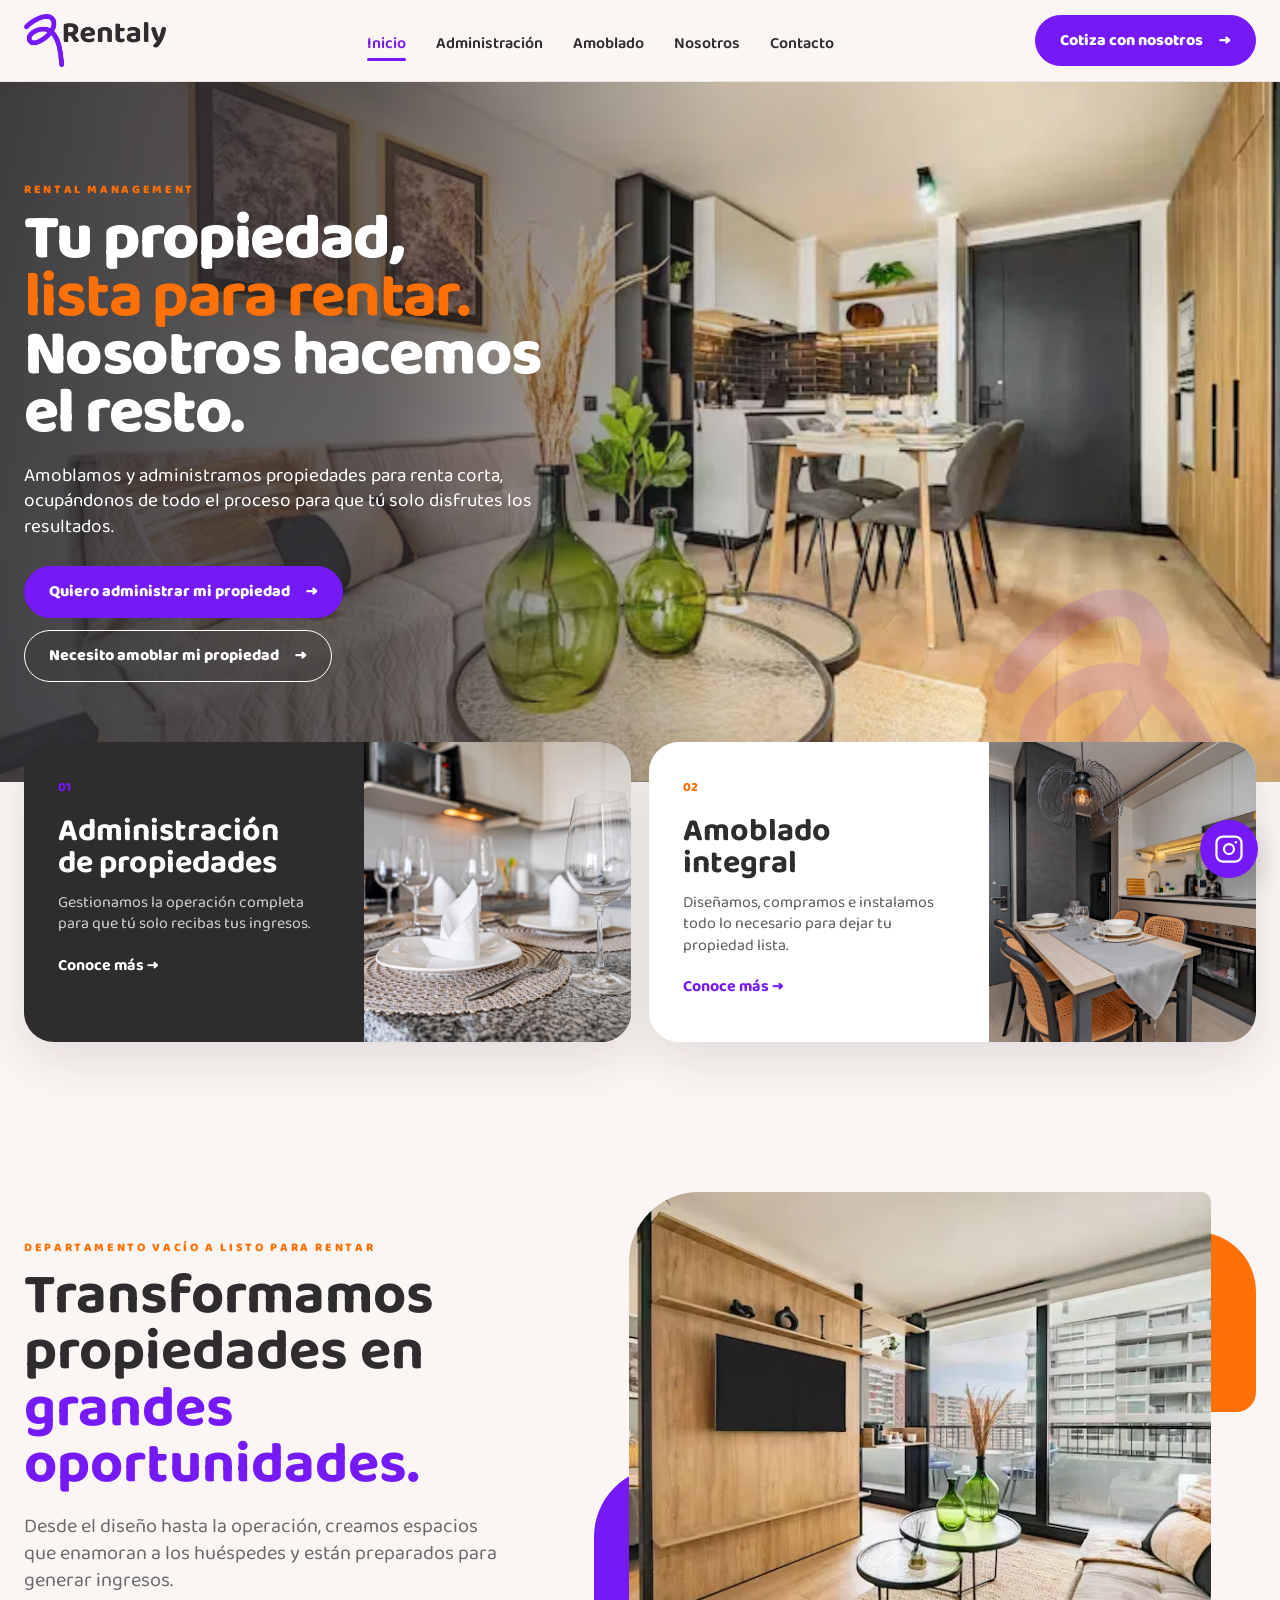
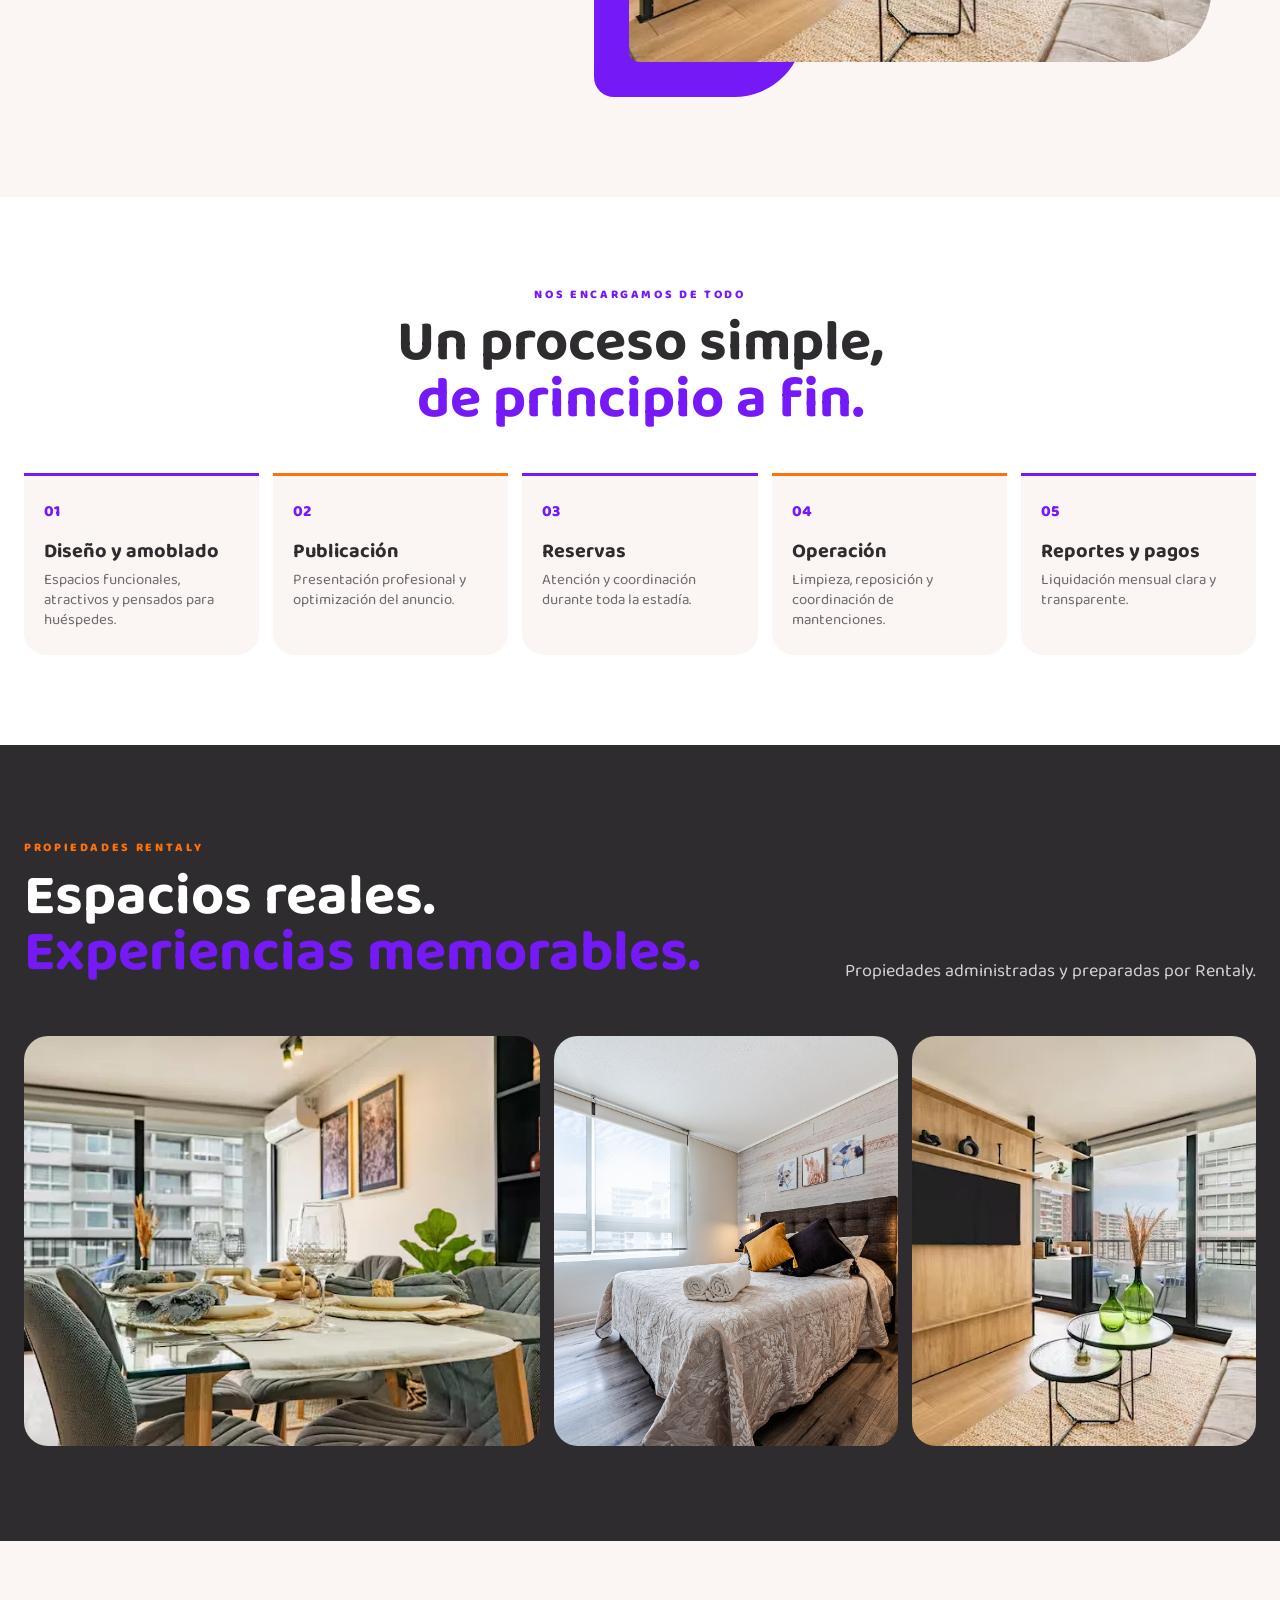
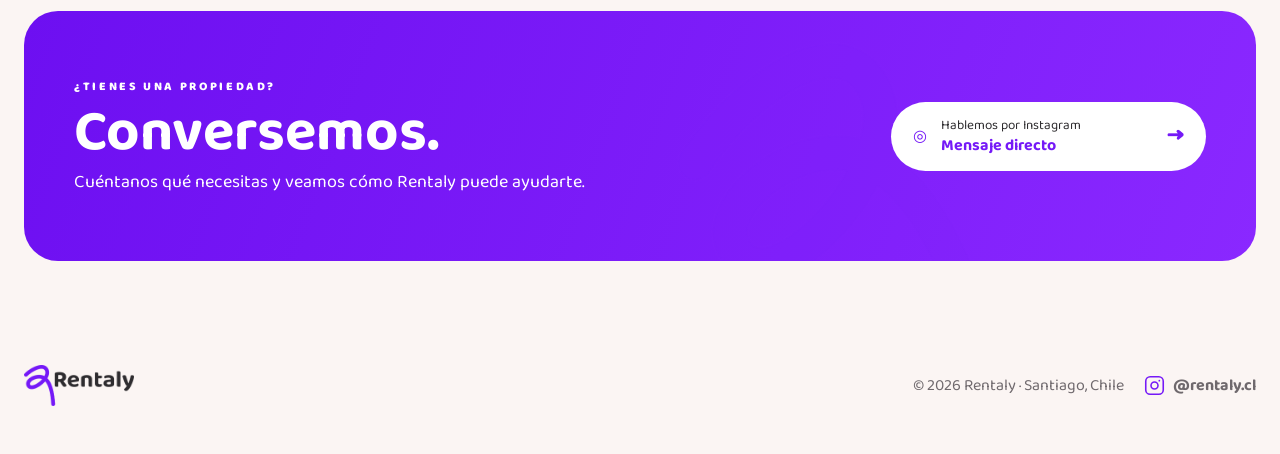
<file: index.html>
<!doctype html><html lang="es"><head><meta charset="utf-8"><meta name="viewport" content="width=device-width,initial-scale=1"><title>Rentaly | Administración y amoblado para renta corta</title><meta name="description" content="Rentaly administra y amuebla propiedades para renta corta en Chile."><link rel="stylesheet" href="styles.css"></head><body>
<header class="header"><div class="shell nav"><a href="index.html" class="logo"><img src="assets/logo-rentaly.png" alt="Rentaly"></a><nav id="menu"><a class="active" href="index.html">Inicio</a><a href="administracion.html">Administración</a><a href="amoblado.html">Amoblado</a><a href="nosotros.html">Nosotros</a><a href="contacto.html">Contacto</a></nav><a class="btn nav-cta" href="https://www.instagram.com/rentaly.cl/" target="_blank" rel="noopener noreferrer">Cotiza con nosotros <span>→</span></a><button class="menu-btn" aria-label="Abrir menú" aria-expanded="false">☰</button></div></header>
<main>
<section class="hero"><img class="hero-photo" src="assets/hero.jpg" alt="Departamento Rentaly"><div class="hero-overlay"></div><div class="shell hero-inner"><div class="hero-copy"><span class="kicker">RENTAL MANAGEMENT</span><h1>Tu propiedad,<br><strong>lista para rentar.</strong><br>Nosotros hacemos<br>el resto.</h1><p>Amoblamos y administramos propiedades para renta corta, ocupándonos de todo el proceso para que tú solo disfrutes los resultados.</p><div class="hero-actions"><a class="btn" href="https://www.instagram.com/rentaly.cl/" target="_blank" rel="noopener noreferrer">Quiero administrar mi propiedad <span>→</span></a><a class="btn ghost" href="https://www.instagram.com/rentaly.cl/" target="_blank" rel="noopener noreferrer">Necesito amoblar mi propiedad <span>→</span></a></div></div></div><div class="hero-mark"><img src="assets/isotipo-rentaly.png" alt=""></div></section>
<section class="services shell"><a class="service dark" href="administracion.html"><div><span class="service-no">01</span><h2>Administración<br>de propiedades</h2><p>Gestionamos la operación completa para que tú solo recibas tus ingresos.</p><b>Conoce más →</b></div><img src="assets/bedroom.jpg" alt="Dormitorio Rentaly"></a><a class="service light" href="amoblado.html"><div><span class="service-no orange">02</span><h2>Amoblado<br>integral</h2><p>Diseñamos, compramos e instalamos todo lo necesario para dejar tu propiedad lista.</p><b>Conoce más →</b></div><img src="assets/kitchen.jpg" alt="Cocina Rentaly"></a></section>
<section class="statement shell"><div class="statement-copy"><span class="kicker orange-text">DEPARTAMENTO VACÍO A LISTO PARA RENTAR</span><h2>Transformamos propiedades en <em>grandes oportunidades.</em></h2><p>Desde el diseño hasta la operación, creamos espacios que enamoran a los huéspedes y están preparados para generar ingresos.</p></div><div class="statement-photo"><span class="shape purple"></span><img src="assets/property-living-tv.jpg" alt="Living de propiedad Rentaly"><span class="shape orange"></span></div></section>
<section class="process"><div class="shell"><div class="process-head"><span class="kicker">NOS ENCARGAMOS DE TODO</span><h2>Un proceso simple,<br><em>de principio a fin.</em></h2></div><div class="steps"><article><span>01</span><h3>Diseño y amoblado</h3><p>Espacios funcionales, atractivos y pensados para huéspedes.</p></article><article><span>02</span><h3>Publicación</h3><p>Presentación profesional y optimización del anuncio.</p></article><article><span>03</span><h3>Reservas</h3><p>Atención y coordinación durante toda la estadía.</p></article><article><span>04</span><h3>Operación</h3><p>Limpieza, reposición y coordinación de mantenciones.</p></article><article><span>05</span><h3>Reportes y pagos</h3><p>Liquidación mensual clara y transparente.</p></article></div></div></section>
<section class="gallery-section"><div class="shell"><div class="gallery-head"><div><span class="kicker orange-text">PROPIEDADES RENTALY</span><h2>Espacios reales.<br><em>Experiencias memorables.</em></h2></div><p>Propiedades administradas y preparadas por Rentaly.</p></div><div class="gallery"><img class="g1" src="assets/property-dining.jpg" alt="Comedor de propiedad Rentaly"><img class="g2" src="assets/bedroom-2.jpg" alt="Dormitorio Rentaly"><img class="g3" src="assets/property-living-tv.jpg" alt="Living de propiedad Rentaly"></div></div></section>
<section class="cta shell"><div><span class="kicker">¿TIENES UNA PROPIEDAD?</span><h2>Conversemos.</h2><p>Cuéntanos qué necesitas y veamos cómo Rentaly puede ayudarte.</p></div><a class="cta-contact" href="https://www.instagram.com/rentaly.cl/" target="_blank" rel="noopener noreferrer"><span class="ig-inline-icon">◎</span><span><small>Hablemos por Instagram</small><strong>Mensaje directo</strong></span><b>→</b></a><img class="cta-mark" src="assets/isotipo-rentaly.png" alt=""></section>
</main><footer><div class="shell footer"><img src="assets/logo-rentaly.png" alt="Rentaly"><div class="footer-meta"><span>© 2026 Rentaly · Santiago, Chile</span><a class="instagram-footer" href="https://www.instagram.com/rentaly.cl/" target="_blank" rel="noopener noreferrer" aria-label="Visitar Instagram de Rentaly"><svg aria-hidden="true" viewBox="0 0 24 24" fill="none" stroke="currentColor" stroke-width="1.8" stroke-linecap="round" stroke-linejoin="round"><rect x="2" y="2" width="20" height="20" rx="5"/><circle cx="12" cy="12" r="4"/><circle cx="17.5" cy="6.5" r="1" fill="currentColor" stroke="none"/></svg><span>@rentaly.cl</span></a></div></div></footer><a class="floating-ig" href="https://www.instagram.com/rentaly.cl/" aria-label="Escribir a Rentaly por Instagram"><svg aria-hidden="true" viewBox="0 0 24 24" fill="none" stroke="currentColor" stroke-width="1.8" stroke-linecap="round" stroke-linejoin="round"><rect x="2" y="2" width="20" height="20" rx="5"/><circle cx="12" cy="12" r="4"/><circle cx="17.5" cy="6.5" r="1" fill="currentColor" stroke="none"/></svg></a><script src="script.js"></script></body></html>
</file>
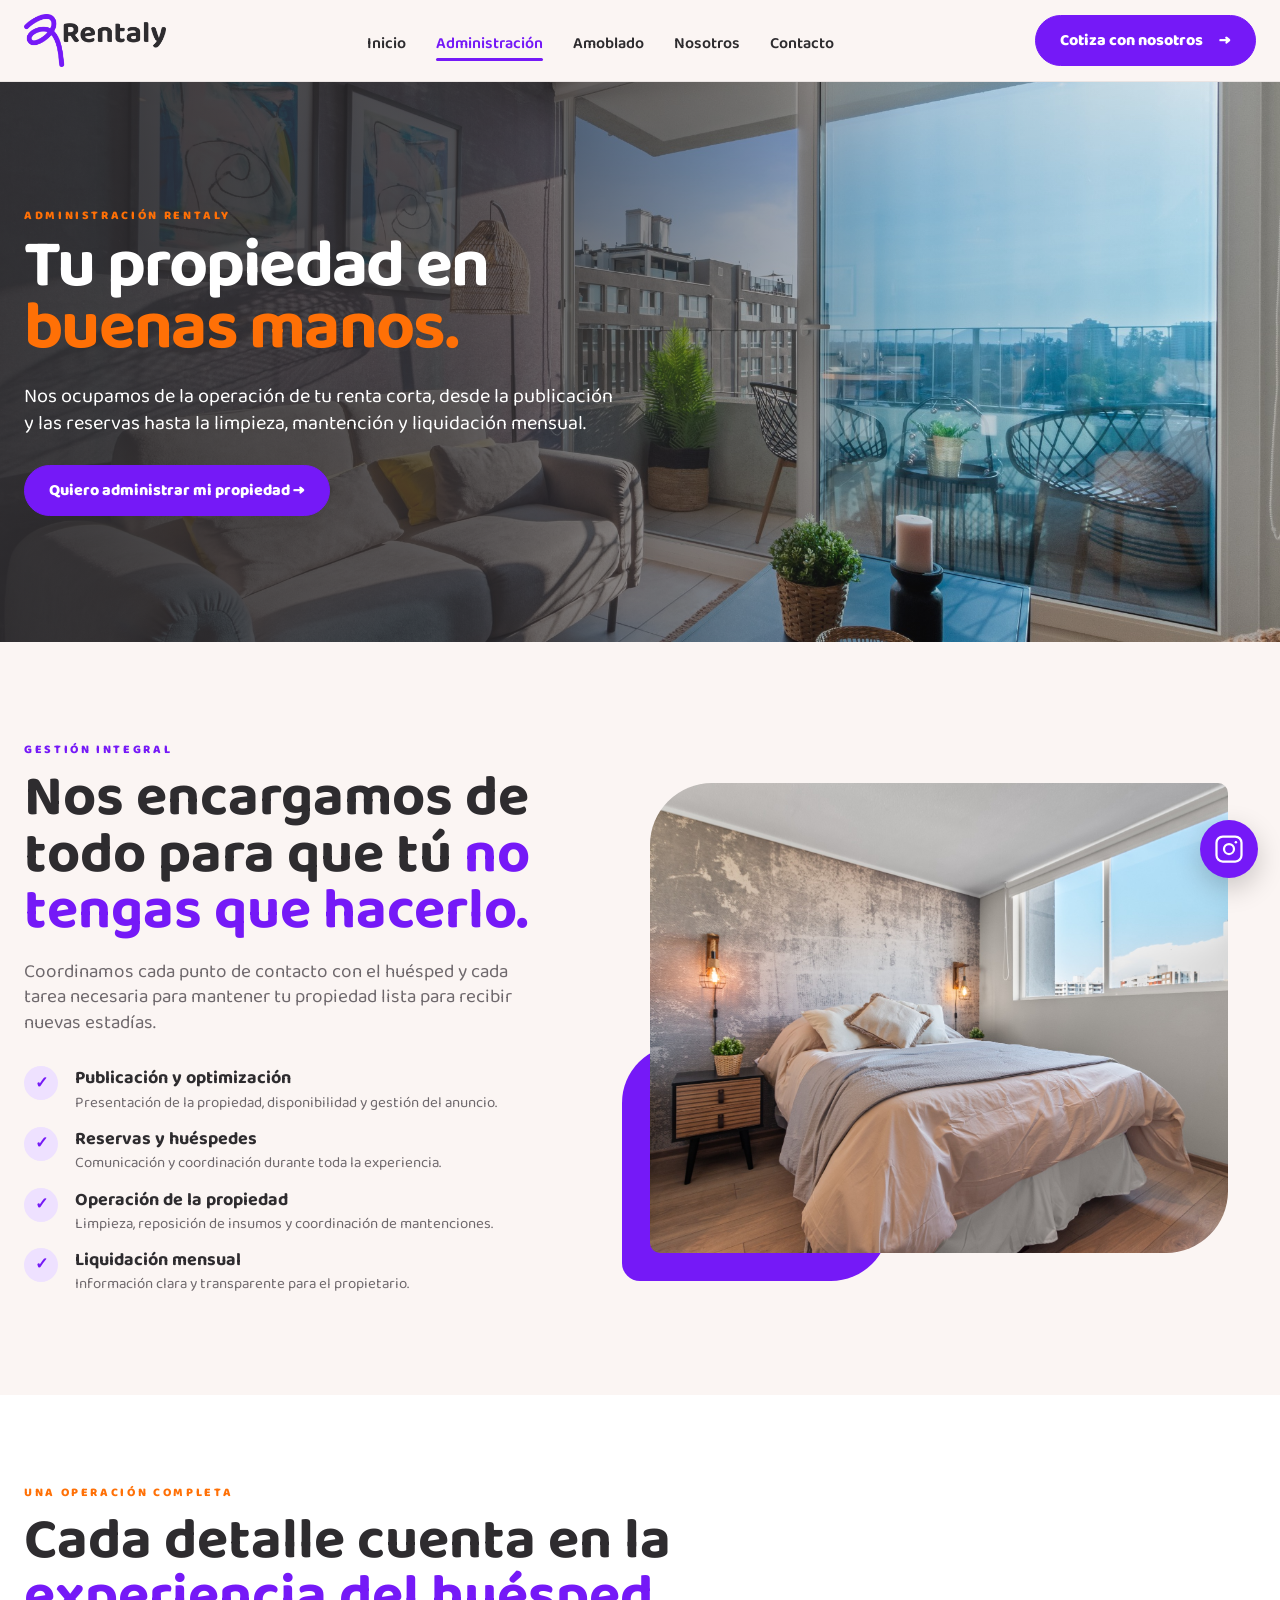
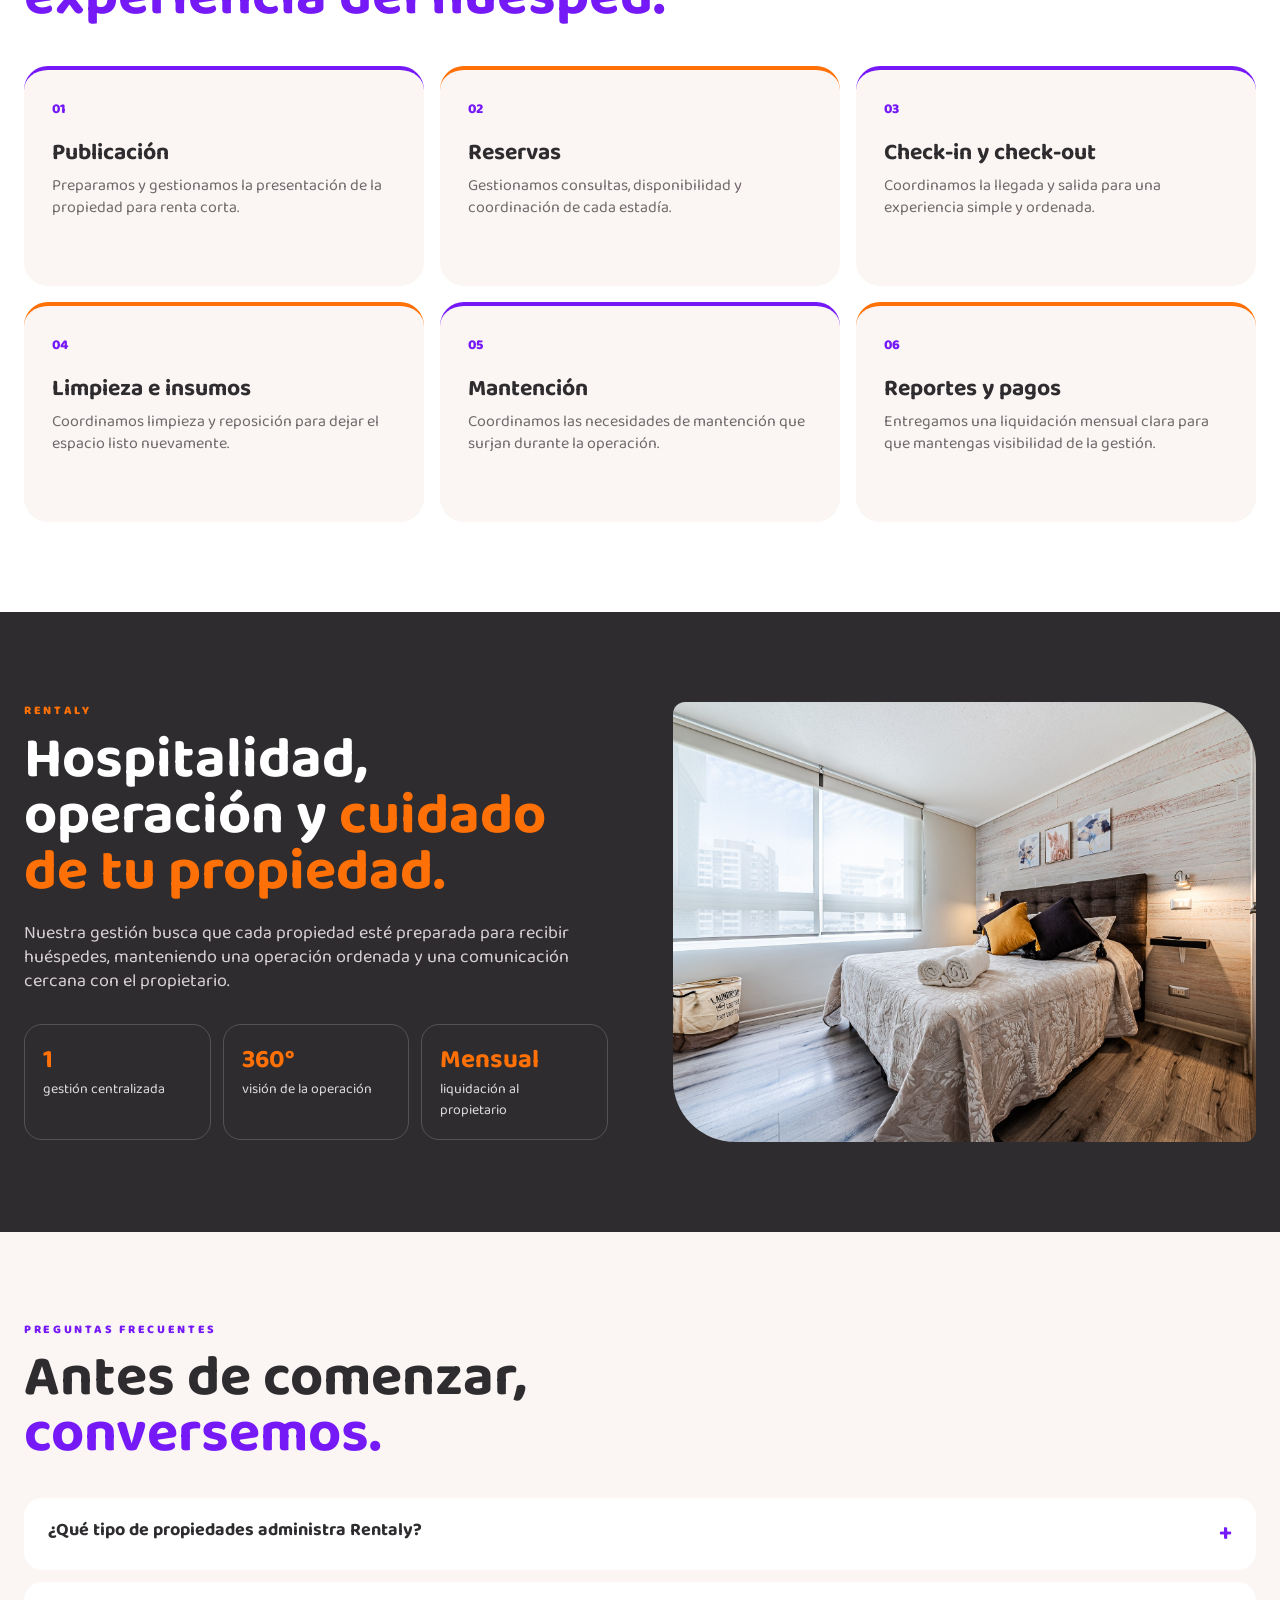
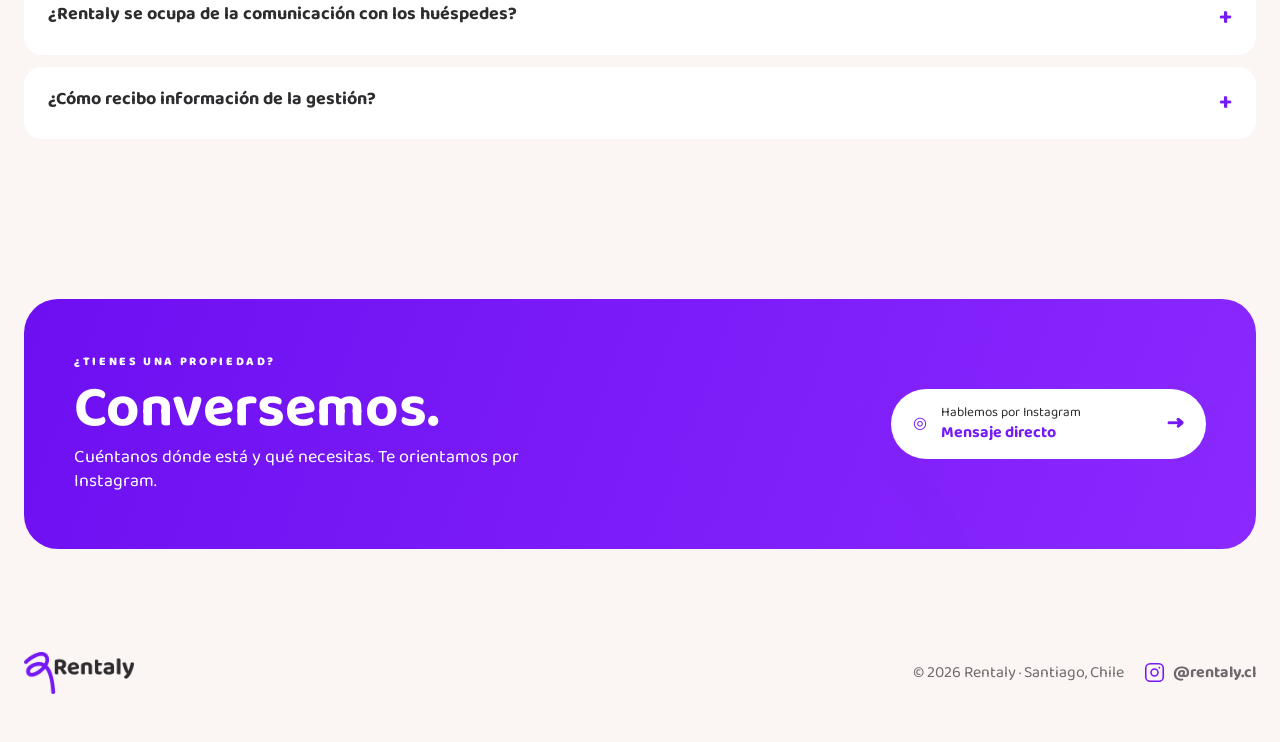
<file: administracion.html>
<!doctype html><html lang="es"><head><meta charset="utf-8"><meta name="viewport" content="width=device-width,initial-scale=1"><title>Administración | Rentaly</title><meta name="description" content="Administración integral de propiedades para renta corta con Rentaly."><link rel="stylesheet" href="styles.css"></head><body>
<header class="header"><div class="shell nav"><a href="index.html" class="logo"><img src="assets/logo-rentaly.png" alt="Rentaly"></a><nav id="menu"><a href="index.html">Inicio</a><a class="active" href="administracion.html">Administración</a><a href="amoblado.html">Amoblado</a><a href="nosotros.html">Nosotros</a><a href="contacto.html">Contacto</a></nav><a class="btn nav-cta" href="https://www.instagram.com/rentaly.cl/" target="_blank" rel="noopener noreferrer">Cotiza con nosotros <span>→</span></a><button class="menu-btn" aria-label="Abrir menú" aria-expanded="false">☰</button></div></header>
<main><section class="page-hero"><img class="page-hero-photo" src="assets/living-terrace.jpg" alt="Propiedad administrada por Rentaly"><div class="page-hero-overlay"></div><div class="shell page-hero-inner"><div class="page-hero-copy"><span class="kicker orange-text">ADMINISTRACIÓN RENTALY</span><h1>Tu propiedad en <em>buenas manos.</em></h1><p>Nos ocupamos de la operación de tu renta corta, desde la publicación y las reservas hasta la limpieza, mantención y liquidación mensual.</p><a class="btn" href="https://www.instagram.com/rentaly.cl/" target="_blank" rel="noopener noreferrer">Quiero administrar mi propiedad →</a></div></div></section>
<section class="intro shell"><div class="intro-copy"><span class="kicker">GESTIÓN INTEGRAL</span><h2>Nos encargamos de todo para que tú <em>no tengas que hacerlo.</em></h2><p>Coordinamos cada punto de contacto con el huésped y cada tarea necesaria para mantener tu propiedad lista para recibir nuevas estadías.</p><div class="check-list"><div class="check"><span>✓</span><div><b>Publicación y optimización</b><small>Presentación de la propiedad, disponibilidad y gestión del anuncio.</small></div></div><div class="check"><span>✓</span><div><b>Reservas y huéspedes</b><small>Comunicación y coordinación durante toda la experiencia.</small></div></div><div class="check"><span>✓</span><div><b>Operación de la propiedad</b><small>Limpieza, reposición de insumos y coordinación de mantenciones.</small></div></div><div class="check"><span>✓</span><div><b>Liquidación mensual</b><small>Información clara y transparente para el propietario.</small></div></div></div></div><div class="editorial-photo"><img src="assets/kitchen-wide.jpg" alt="Cocina de propiedad Rentaly"></div></section>
<section class="content-band"><div class="shell"><div class="content-head"><span class="kicker orange-text">UNA OPERACIÓN COMPLETA</span><h2>Cada detalle cuenta en la <em>experiencia del huésped.</em></h2></div><div class="feature-grid"><article class="feature-card"><span class="n">01</span><h3>Publicación</h3><p>Preparamos y gestionamos la presentación de la propiedad para renta corta.</p></article><article class="feature-card"><span class="n">02</span><h3>Reservas</h3><p>Gestionamos consultas, disponibilidad y coordinación de cada estadía.</p></article><article class="feature-card"><span class="n">03</span><h3>Check-in y check-out</h3><p>Coordinamos la llegada y salida para una experiencia simple y ordenada.</p></article><article class="feature-card"><span class="n">04</span><h3>Limpieza e insumos</h3><p>Coordinamos limpieza y reposición para dejar el espacio listo nuevamente.</p></article><article class="feature-card"><span class="n">05</span><h3>Mantención</h3><p>Coordinamos las necesidades de mantención que surjan durante la operación.</p></article><article class="feature-card"><span class="n">06</span><h3>Reportes y pagos</h3><p>Entregamos una liquidación mensual clara para que mantengas visibilidad de la gestión.</p></article></div></div></section>
<section class="split-dark"><div class="shell split-dark-grid"><div><span class="kicker orange-text">RENTALY</span><h2>Hospitalidad, operación y <em>cuidado de tu propiedad.</em></h2><p>Nuestra gestión busca que cada propiedad esté preparada para recibir huéspedes, manteniendo una operación ordenada y una comunicación cercana con el propietario.</p><div class="stats"><div class="stat"><strong>1</strong><span>gestión centralizada</span></div><div class="stat"><strong>360°</strong><span>visión de la operación</span></div><div class="stat"><strong>Mensual</strong><span>liquidación al propietario</span></div></div></div><img src="assets/bedroom-2.jpg" alt="Dormitorio Rentaly"></div></section>
<section class="faq-section shell"><div class="faq-head"><span class="kicker">PREGUNTAS FRECUENTES</span><h2>Antes de comenzar, <em>conversemos.</em></h2></div><div class="faq"><details><summary>¿Qué tipo de propiedades administra Rentaly?</summary><p>Evaluamos cada propiedad y sus características para entender si calza con nuestro servicio de renta corta.</p></details><details><summary>¿Rentaly se ocupa de la comunicación con los huéspedes?</summary><p>Sí. La gestión contempla la coordinación y comunicación asociada a las reservas y estadías.</p></details><details><summary>¿Cómo recibo información de la gestión?</summary><p>La operación considera una liquidación mensual con información para el propietario.</p></details></div></section>
<section class="cta shell"><div><span class="kicker">¿TIENES UNA PROPIEDAD?</span><h2>Conversemos.</h2><p>Cuéntanos dónde está y qué necesitas. Te orientamos por Instagram.</p></div><a class="cta-contact" href="https://www.instagram.com/rentaly.cl/" target="_blank" rel="noopener noreferrer"><span class="ig-inline-icon">◎</span><span><small>Hablemos por Instagram</small><strong>Mensaje directo</strong></span><b>→</b></a><img class="cta-mark" src="assets/isotipo-rentaly.png" alt=""></section></main>
<footer><div class="shell footer"><img src="assets/logo-rentaly.png" alt="Rentaly"><div class="footer-meta"><span>© 2026 Rentaly · Santiago, Chile</span><a class="instagram-footer" href="https://www.instagram.com/rentaly.cl/" target="_blank" rel="noopener noreferrer" aria-label="Visitar Instagram de Rentaly"><svg aria-hidden="true" viewBox="0 0 24 24" fill="none" stroke="currentColor" stroke-width="1.8" stroke-linecap="round" stroke-linejoin="round"><rect x="2" y="2" width="20" height="20" rx="5"/><circle cx="12" cy="12" r="4"/><circle cx="17.5" cy="6.5" r="1" fill="currentColor" stroke="none"/></svg><span>@rentaly.cl</span></a></div></div></footer><a class="floating-ig" href="https://www.instagram.com/rentaly.cl/" aria-label="Escribir a Rentaly por Instagram"><svg aria-hidden="true" viewBox="0 0 24 24" fill="none" stroke="currentColor" stroke-width="1.8" stroke-linecap="round" stroke-linejoin="round"><rect x="2" y="2" width="20" height="20" rx="5"/><circle cx="12" cy="12" r="4"/><circle cx="17.5" cy="6.5" r="1" fill="currentColor" stroke="none"/></svg></a><script src="script.js"></script></body></html>
</file>
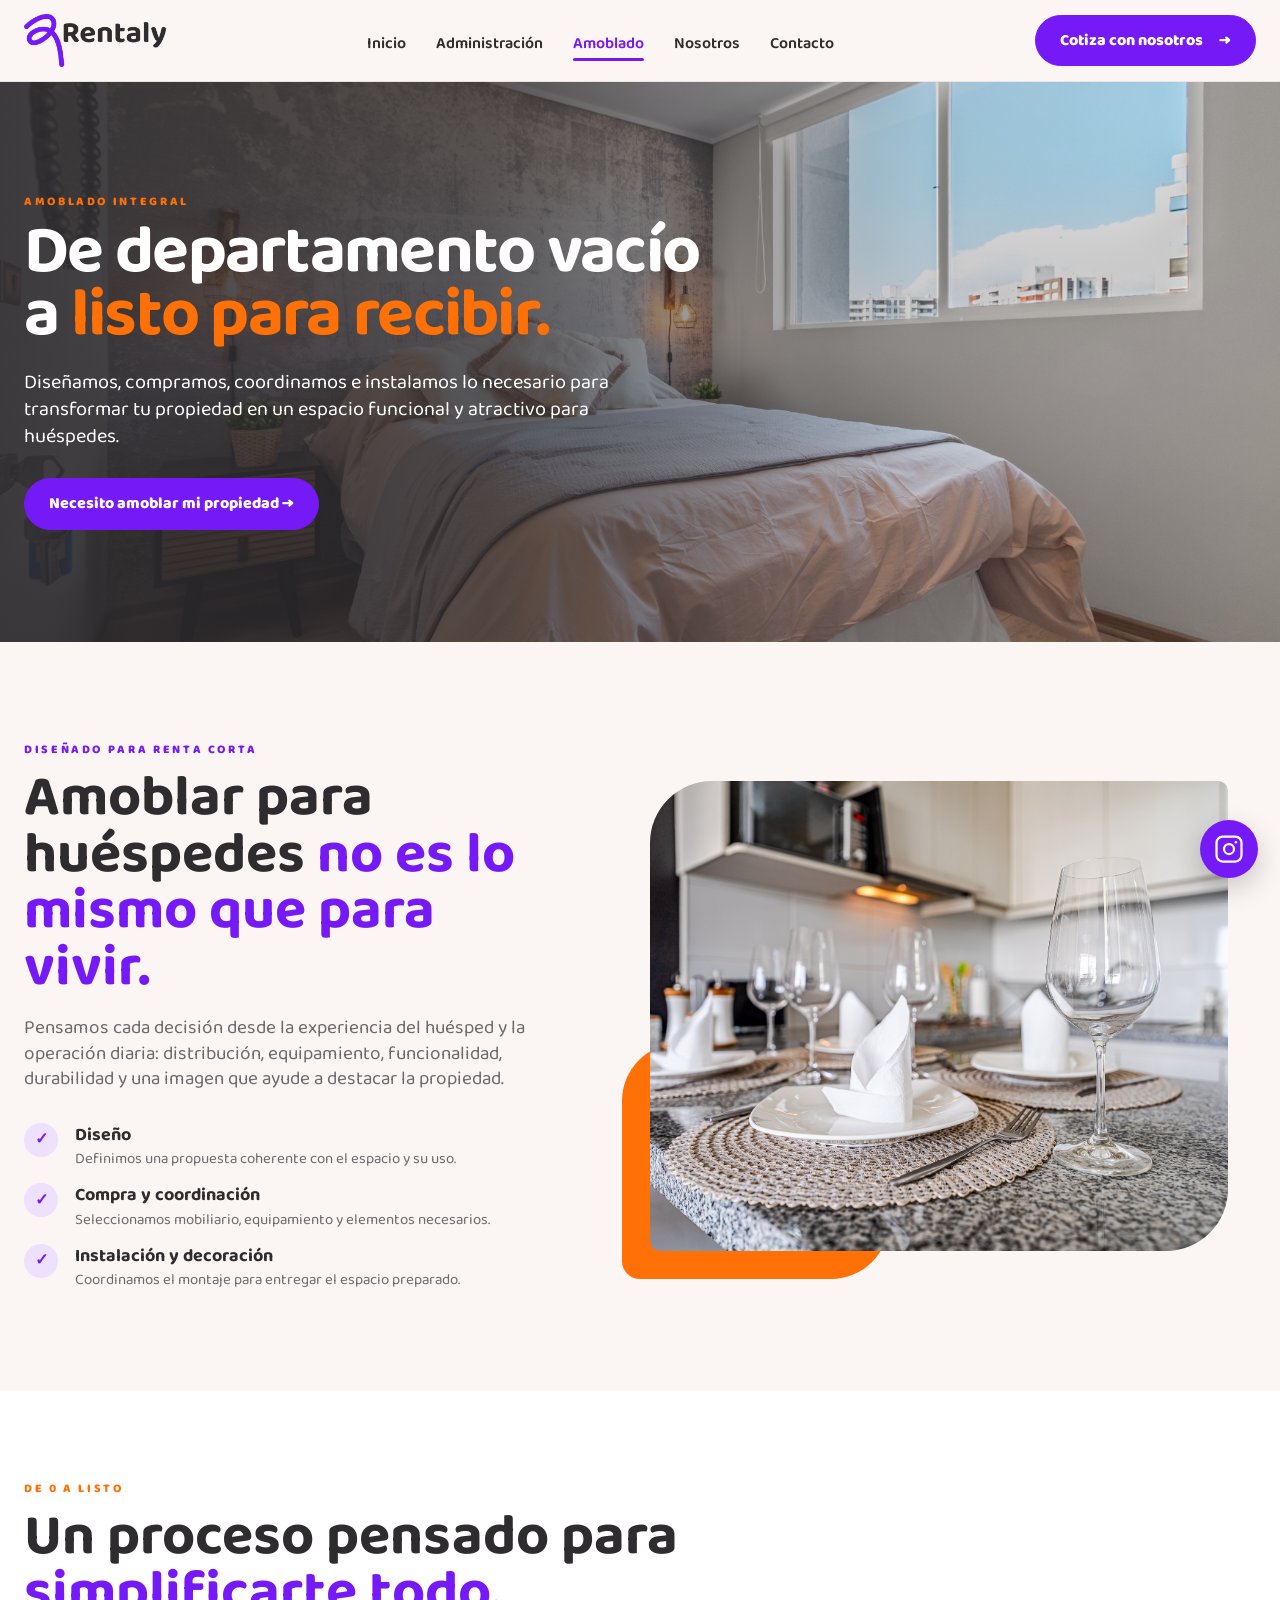
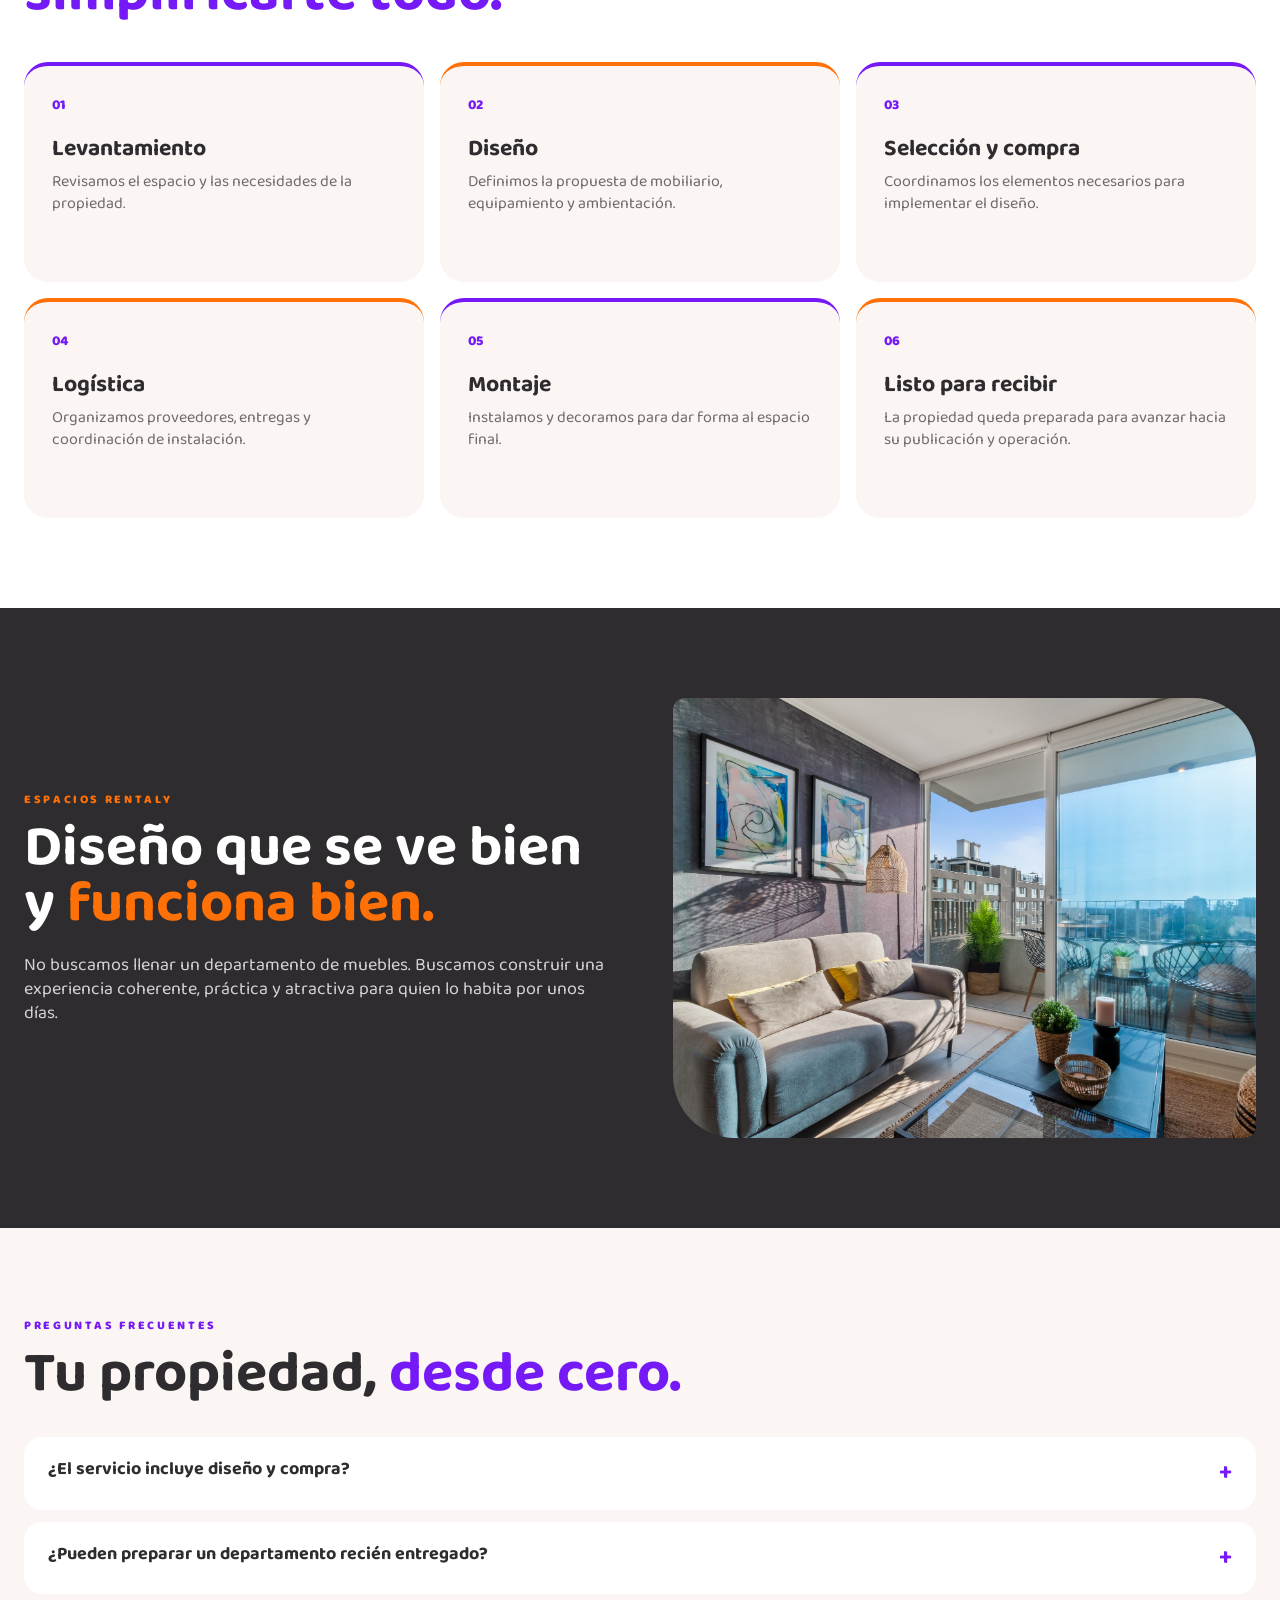
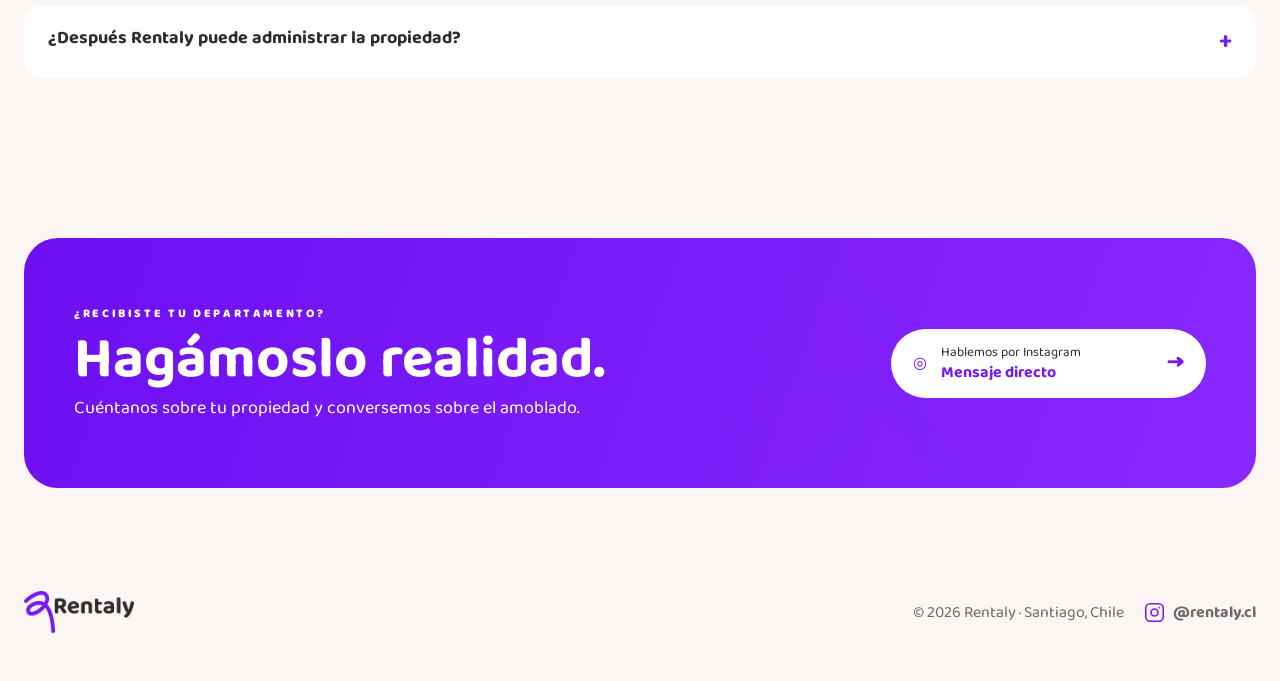
<file: amoblado.html>
<!doctype html><html lang="es"><head><meta charset="utf-8"><meta name="viewport" content="width=device-width,initial-scale=1"><title>Amoblado integral | Rentaly</title><meta name="description" content="Amoblado integral de propiedades para renta corta con Rentaly."><link rel="stylesheet" href="styles.css"></head><body>
<header class="header"><div class="shell nav"><a href="index.html" class="logo"><img src="assets/logo-rentaly.png" alt="Rentaly"></a><nav id="menu"><a href="index.html">Inicio</a><a href="administracion.html">Administración</a><a class="active" href="amoblado.html">Amoblado</a><a href="nosotros.html">Nosotros</a><a href="contacto.html">Contacto</a></nav><a class="btn nav-cta" href="https://www.instagram.com/rentaly.cl/" target="_blank" rel="noopener noreferrer">Cotiza con nosotros <span>→</span></a><button class="menu-btn" aria-label="Abrir menú" aria-expanded="false">☰</button></div></header>
<main><section class="page-hero"><img class="page-hero-photo" src="assets/kitchen-wide.jpg" alt="Departamento amoblado por Rentaly"><div class="page-hero-overlay"></div><div class="shell page-hero-inner"><div class="page-hero-copy"><span class="kicker orange-text">AMOBLADO INTEGRAL</span><h1>De departamento vacío a <em>listo para recibir.</em></h1><p>Diseñamos, compramos, coordinamos e instalamos lo necesario para transformar tu propiedad en un espacio funcional y atractivo para huéspedes.</p><a class="btn" href="https://www.instagram.com/rentaly.cl/" target="_blank" rel="noopener noreferrer">Necesito amoblar mi propiedad →</a></div></div></section>
<section class="intro shell"><div class="intro-copy"><span class="kicker">DISEÑADO PARA RENTA CORTA</span><h2>Amoblar para huéspedes <em>no es lo mismo que para vivir.</em></h2><p>Pensamos cada decisión desde la experiencia del huésped y la operación diaria: distribución, equipamiento, funcionalidad, durabilidad y una imagen que ayude a destacar la propiedad.</p><div class="check-list"><div class="check"><span>✓</span><div><b>Diseño</b><small>Definimos una propuesta coherente con el espacio y su uso.</small></div></div><div class="check"><span>✓</span><div><b>Compra y coordinación</b><small>Seleccionamos mobiliario, equipamiento y elementos necesarios.</small></div></div><div class="check"><span>✓</span><div><b>Instalación y decoración</b><small>Coordinamos el montaje para entregar el espacio preparado.</small></div></div></div></div><div class="editorial-photo orange"><img src="assets/bedroom.jpg" alt="Dormitorio amoblado por Rentaly"></div></section>
<section class="content-band"><div class="shell"><div class="content-head"><span class="kicker orange-text">DE 0 A LISTO</span><h2>Un proceso pensado para <em>simplificarte todo.</em></h2></div><div class="feature-grid"><article class="feature-card"><span class="n">01</span><h3>Levantamiento</h3><p>Revisamos el espacio y las necesidades de la propiedad.</p></article><article class="feature-card"><span class="n">02</span><h3>Diseño</h3><p>Definimos la propuesta de mobiliario, equipamiento y ambientación.</p></article><article class="feature-card"><span class="n">03</span><h3>Selección y compra</h3><p>Coordinamos los elementos necesarios para implementar el diseño.</p></article><article class="feature-card"><span class="n">04</span><h3>Logística</h3><p>Organizamos proveedores, entregas y coordinación de instalación.</p></article><article class="feature-card"><span class="n">05</span><h3>Montaje</h3><p>Instalamos y decoramos para dar forma al espacio final.</p></article><article class="feature-card"><span class="n">06</span><h3>Listo para recibir</h3><p>La propiedad queda preparada para avanzar hacia su publicación y operación.</p></article></div></div></section>
<section class="split-dark"><div class="shell split-dark-grid"><div><span class="kicker orange-text">ESPACIOS RENTALY</span><h2>Diseño que se ve bien y <em>funciona bien.</em></h2><p>No buscamos llenar un departamento de muebles. Buscamos construir una experiencia coherente, práctica y atractiva para quien lo habita por unos días.</p></div><img src="assets/living-terrace.jpg" alt="Living amoblado por Rentaly"></div></section>
<section class="faq-section shell"><div class="faq-head"><span class="kicker">PREGUNTAS FRECUENTES</span><h2>Tu propiedad, <em>desde cero.</em></h2></div><div class="faq"><details><summary>¿El servicio incluye diseño y compra?</summary><p>El servicio contempla diseño, selección y compra de mobiliario y equipamiento, además de coordinación logística e instalación.</p></details><details><summary>¿Pueden preparar un departamento recién entregado?</summary><p>Sí. El servicio está pensado precisamente para transformar una propiedad sin equipamiento en un espacio preparado para recibir huéspedes.</p></details><details><summary>¿Después Rentaly puede administrar la propiedad?</summary><p>Sí. Amoblado y administración son servicios complementarios y podemos conversar contigo sobre ambos.</p></details></div></section>
<section class="cta shell"><div><span class="kicker">¿RECIBISTE TU DEPARTAMENTO?</span><h2>Hagámoslo realidad.</h2><p>Cuéntanos sobre tu propiedad y conversemos sobre el amoblado.</p></div><a class="cta-contact" href="https://www.instagram.com/rentaly.cl/" target="_blank" rel="noopener noreferrer"><span class="ig-inline-icon">◎</span><span><small>Hablemos por Instagram</small><strong>Mensaje directo</strong></span><b>→</b></a><img class="cta-mark" src="assets/isotipo-rentaly.png" alt=""></section></main>
<footer><div class="shell footer"><img src="assets/logo-rentaly.png" alt="Rentaly"><div class="footer-meta"><span>© 2026 Rentaly · Santiago, Chile</span><a class="instagram-footer" href="https://www.instagram.com/rentaly.cl/" target="_blank" rel="noopener noreferrer" aria-label="Visitar Instagram de Rentaly"><svg aria-hidden="true" viewBox="0 0 24 24" fill="none" stroke="currentColor" stroke-width="1.8" stroke-linecap="round" stroke-linejoin="round"><rect x="2" y="2" width="20" height="20" rx="5"/><circle cx="12" cy="12" r="4"/><circle cx="17.5" cy="6.5" r="1" fill="currentColor" stroke="none"/></svg><span>@rentaly.cl</span></a></div></div></footer><a class="floating-ig" href="https://www.instagram.com/rentaly.cl/" aria-label="Escribir a Rentaly por Instagram"><svg aria-hidden="true" viewBox="0 0 24 24" fill="none" stroke="currentColor" stroke-width="1.8" stroke-linecap="round" stroke-linejoin="round"><rect x="2" y="2" width="20" height="20" rx="5"/><circle cx="12" cy="12" r="4"/><circle cx="17.5" cy="6.5" r="1" fill="currentColor" stroke="none"/></svg></a><script src="script.js"></script></body></html>
</file>
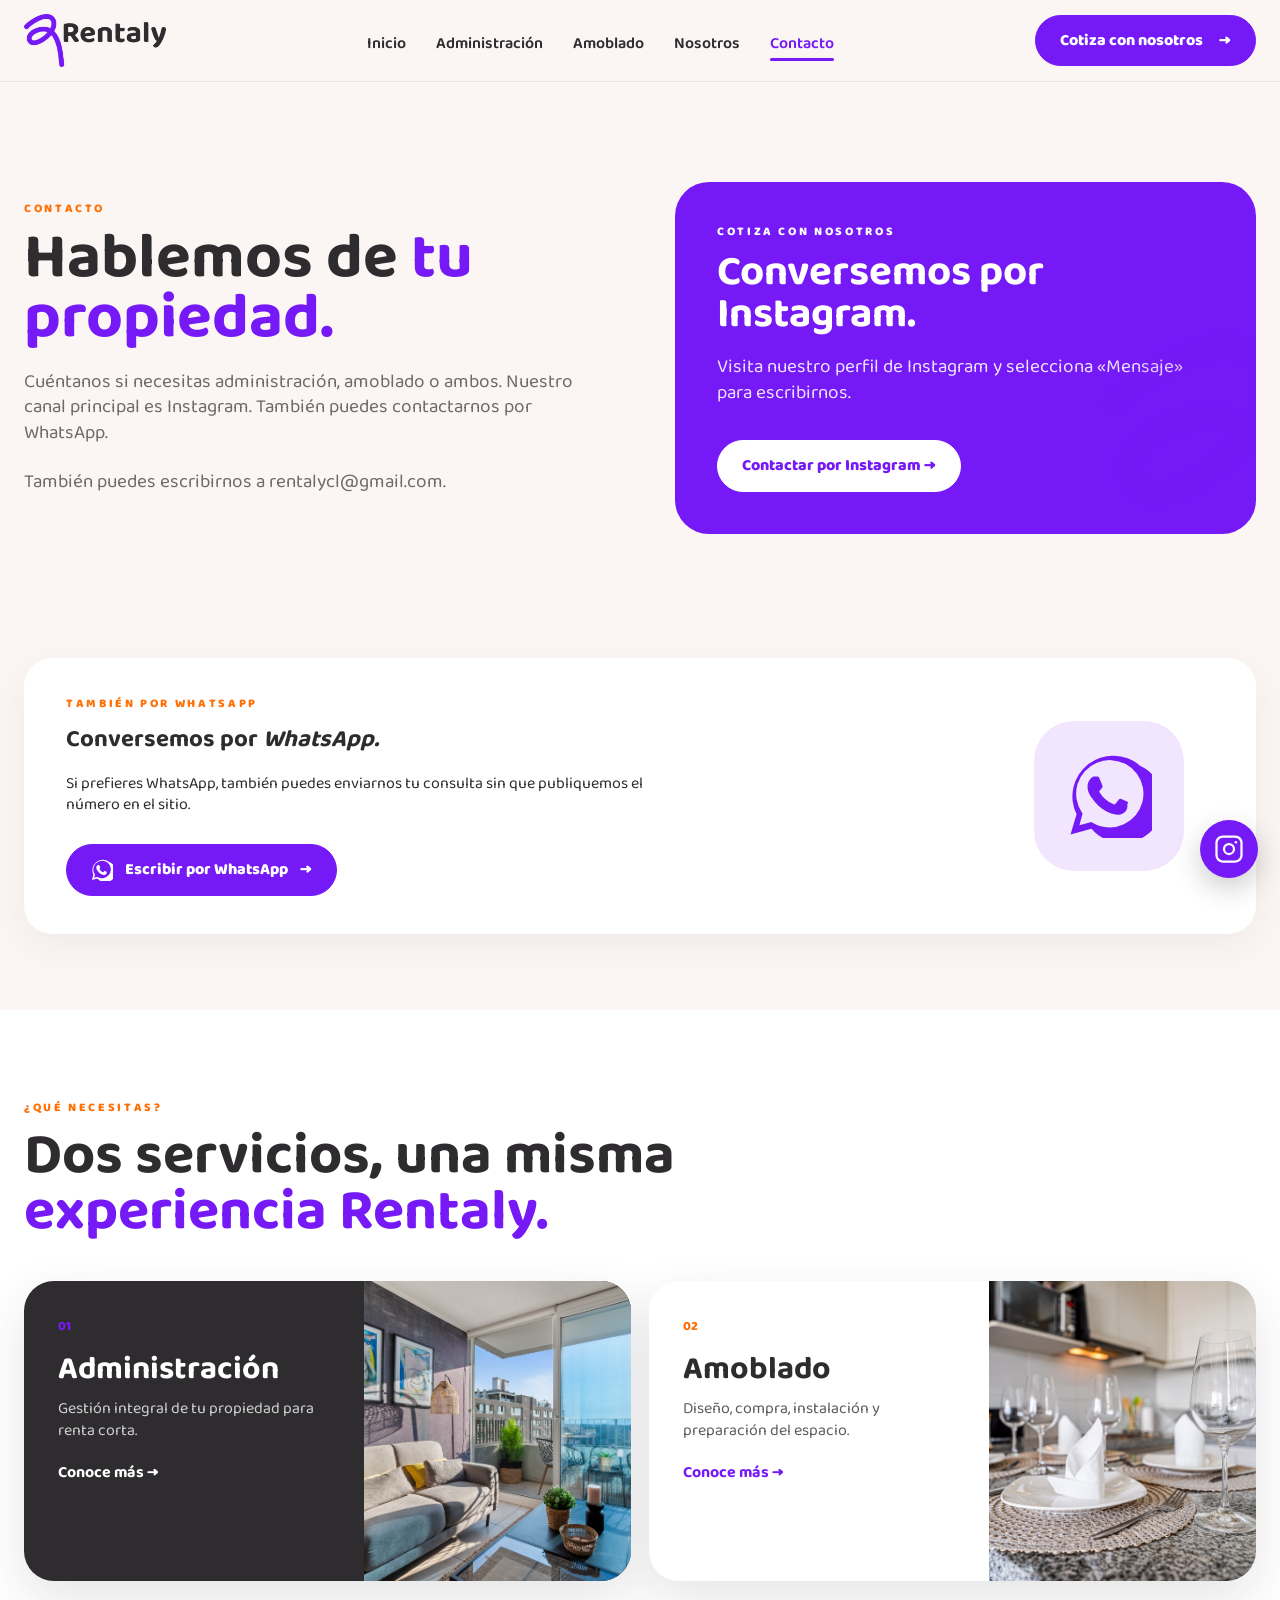
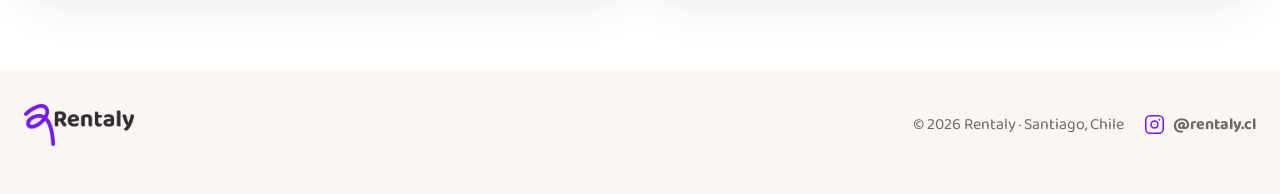
<file: contacto.html>
<!doctype html><html lang="es"><head><meta charset="utf-8"><meta name="viewport" content="width=device-width,initial-scale=1"><title>Contacto | Rentaly</title><meta name="description" content="Cotiza administración o amoblado de tu propiedad con Rentaly."><link rel="stylesheet" href="styles.css"></head><body>
<header class="header"><div class="shell nav"><a href="index.html" class="logo"><img src="assets/logo-rentaly.png" alt="Rentaly"></a><nav id="menu"><a href="index.html">Inicio</a><a href="administracion.html">Administración</a><a href="amoblado.html">Amoblado</a><a href="nosotros.html">Nosotros</a><a class="active" href="contacto.html">Contacto</a></nav><a class="btn nav-cta" href="https://www.instagram.com/rentaly.cl/" target="_blank" rel="noopener noreferrer">Cotiza con nosotros <span>→</span></a><button class="menu-btn" aria-label="Abrir menú" aria-expanded="false">☰</button></div></header>
<main><section class="contact-layout shell"><div><span class="kicker orange-text">CONTACTO</span><h1>Hablemos de <em>tu propiedad.</em></h1><p>Cuéntanos si necesitas administración, amoblado o ambos. Nuestro canal principal es Instagram. También puedes contactarnos por WhatsApp.</p><p class="contact-note">También puedes escribirnos a rentalycl@gmail.com.</p></div><div class="whatsapp-card"><span class="kicker" style="color:#fff">COTIZA CON NOSOTROS</span><h2>Conversemos por Instagram.</h2><p>Visita nuestro perfil de Instagram y selecciona «Mensaje» para escribirnos.</p><a class="btn" href="https://www.instagram.com/rentaly.cl/" target="_blank" rel="noopener noreferrer">Contactar por Instagram →</a><img src="assets/isotipo-rentaly.png" alt=""></div></section>
<section class="instagram-contact shell" aria-labelledby="instagram-contact-title"><div class="instagram-contact-copy"><span class="kicker orange-text">TAMBIÉN POR WHATSAPP</span><h2 id="instagram-contact-title">Conversemos por <em>WhatsApp.</em></h2><p>Si prefieres WhatsApp, también puedes enviarnos tu consulta sin que publiquemos el número en el sitio.</p><a class="btn instagram-dm-btn" href="https://wa.me/56957589906?text=Hola%20Rentaly%2C%20tengo%20una%20propiedad%20y%20me%20gustar%C3%ADa%20cotizar%20sus%20servicios." target="_blank" rel="noopener noreferrer"><svg aria-hidden="true" viewBox="0 0 24 24" fill="currentColor"><path d="M20.5 3.5A11.5 11.5 0 0 0 2.7 17.3L1 23l5.9-1.6A11.5 11.5 0 1 0 20.5 3.5ZM12 21a9.5 9.5 0 0 1-4.8-1.3l-.3-.2-3.4.9.9-3.3-.2-.3A9.5 9.5 0 1 1 12 21Zm5.3-7.1c-.3-.1-1.7-.8-2-.9-.3-.1-.5-.1-.7.2l-.9 1.1c-.2.2-.4.3-.7.1a7.8 7.8 0 0 1-3.8-3.3c-.3-.5.3-.5.8-1.4.1-.2 0-.4 0-.5L9.1 7c-.2-.4-.4-.4-.7-.4H7.8c-.3 0-.6.1-.9.4-.3.3-1.1 1.1-1.1 2.6s1.1 3 1.3 3.2a11 11 0 0 0 4.2 3.8c1.9.8 2.6.9 3.6.8 1.1-.2 1.7-.8 2-1.5.2-.6.2-1.2.1-1.3Z"/></svg><span>Escribir por WhatsApp</span><span aria-hidden="true">→</span></a></div><div class="instagram-contact-mark" aria-hidden="true"><svg aria-hidden="true" viewBox="0 0 24 24" fill="currentColor"><path d="M20.5 3.5A11.5 11.5 0 0 0 2.7 17.3L1 23l5.9-1.6A11.5 11.5 0 1 0 20.5 3.5ZM12 21a9.5 9.5 0 0 1-4.8-1.3l-.3-.2-3.4.9.9-3.3-.2-.3A9.5 9.5 0 1 1 12 21Zm5.3-7.1c-.3-.1-1.7-.8-2-.9-.3-.1-.5-.1-.7.2l-.9 1.1c-.2.2-.4.3-.7.1a7.8 7.8 0 0 1-3.8-3.3c-.3-.5.3-.5.8-1.4.1-.2 0-.4 0-.5L9.1 7c-.2-.4-.4-.4-.7-.4H7.8c-.3 0-.6.1-.9.4-.3.3-1.1 1.1-1.1 2.6s1.1 3 1.3 3.2a11 11 0 0 0 4.2 3.8c1.9.8 2.6.9 3.6.8 1.1-.2 1.7-.8 2-1.5.2-.6.2-1.2.1-1.3Z"/></svg></div></section>
<section class="content-band"><div class="shell"><div class="content-head"><span class="kicker orange-text">¿QUÉ NECESITAS?</span><h2>Dos servicios, una misma <em>experiencia Rentaly.</em></h2></div><div class="services" style="margin-top:0"><a class="service dark" href="administracion.html"><div><span class="service-no">01</span><h2>Administración</h2><p>Gestión integral de tu propiedad para renta corta.</p><b>Conoce más →</b></div><img src="assets/living-terrace.jpg" alt="Administración Rentaly"></a><a class="service light" href="amoblado.html"><div><span class="service-no orange">02</span><h2>Amoblado</h2><p>Diseño, compra, instalación y preparación del espacio.</p><b>Conoce más →</b></div><img src="assets/bedroom.jpg" alt="Amoblado Rentaly"></a></div></div></section></main>
<footer><div class="shell footer"><img src="assets/logo-rentaly.png" alt="Rentaly"><div class="footer-meta"><span>© 2026 Rentaly · Santiago, Chile</span><a class="instagram-footer" href="https://www.instagram.com/rentaly.cl/" target="_blank" rel="noopener noreferrer" aria-label="Visitar Instagram de Rentaly"><svg aria-hidden="true" viewBox="0 0 24 24" fill="none" stroke="currentColor" stroke-width="1.8" stroke-linecap="round" stroke-linejoin="round"><rect x="2" y="2" width="20" height="20" rx="5"/><circle cx="12" cy="12" r="4"/><circle cx="17.5" cy="6.5" r="1" fill="currentColor" stroke="none"/></svg><span>@rentaly.cl</span></a></div></div></footer><a class="floating-ig" href="https://www.instagram.com/rentaly.cl/" aria-label="Escribir a Rentaly por Instagram"><svg aria-hidden="true" viewBox="0 0 24 24" fill="none" stroke="currentColor" stroke-width="1.8" stroke-linecap="round" stroke-linejoin="round"><rect x="2" y="2" width="20" height="20" rx="5"/><circle cx="12" cy="12" r="4"/><circle cx="17.5" cy="6.5" r="1" fill="currentColor" stroke="none"/></svg></a><script src="script.js"></script></body></html>
</file>
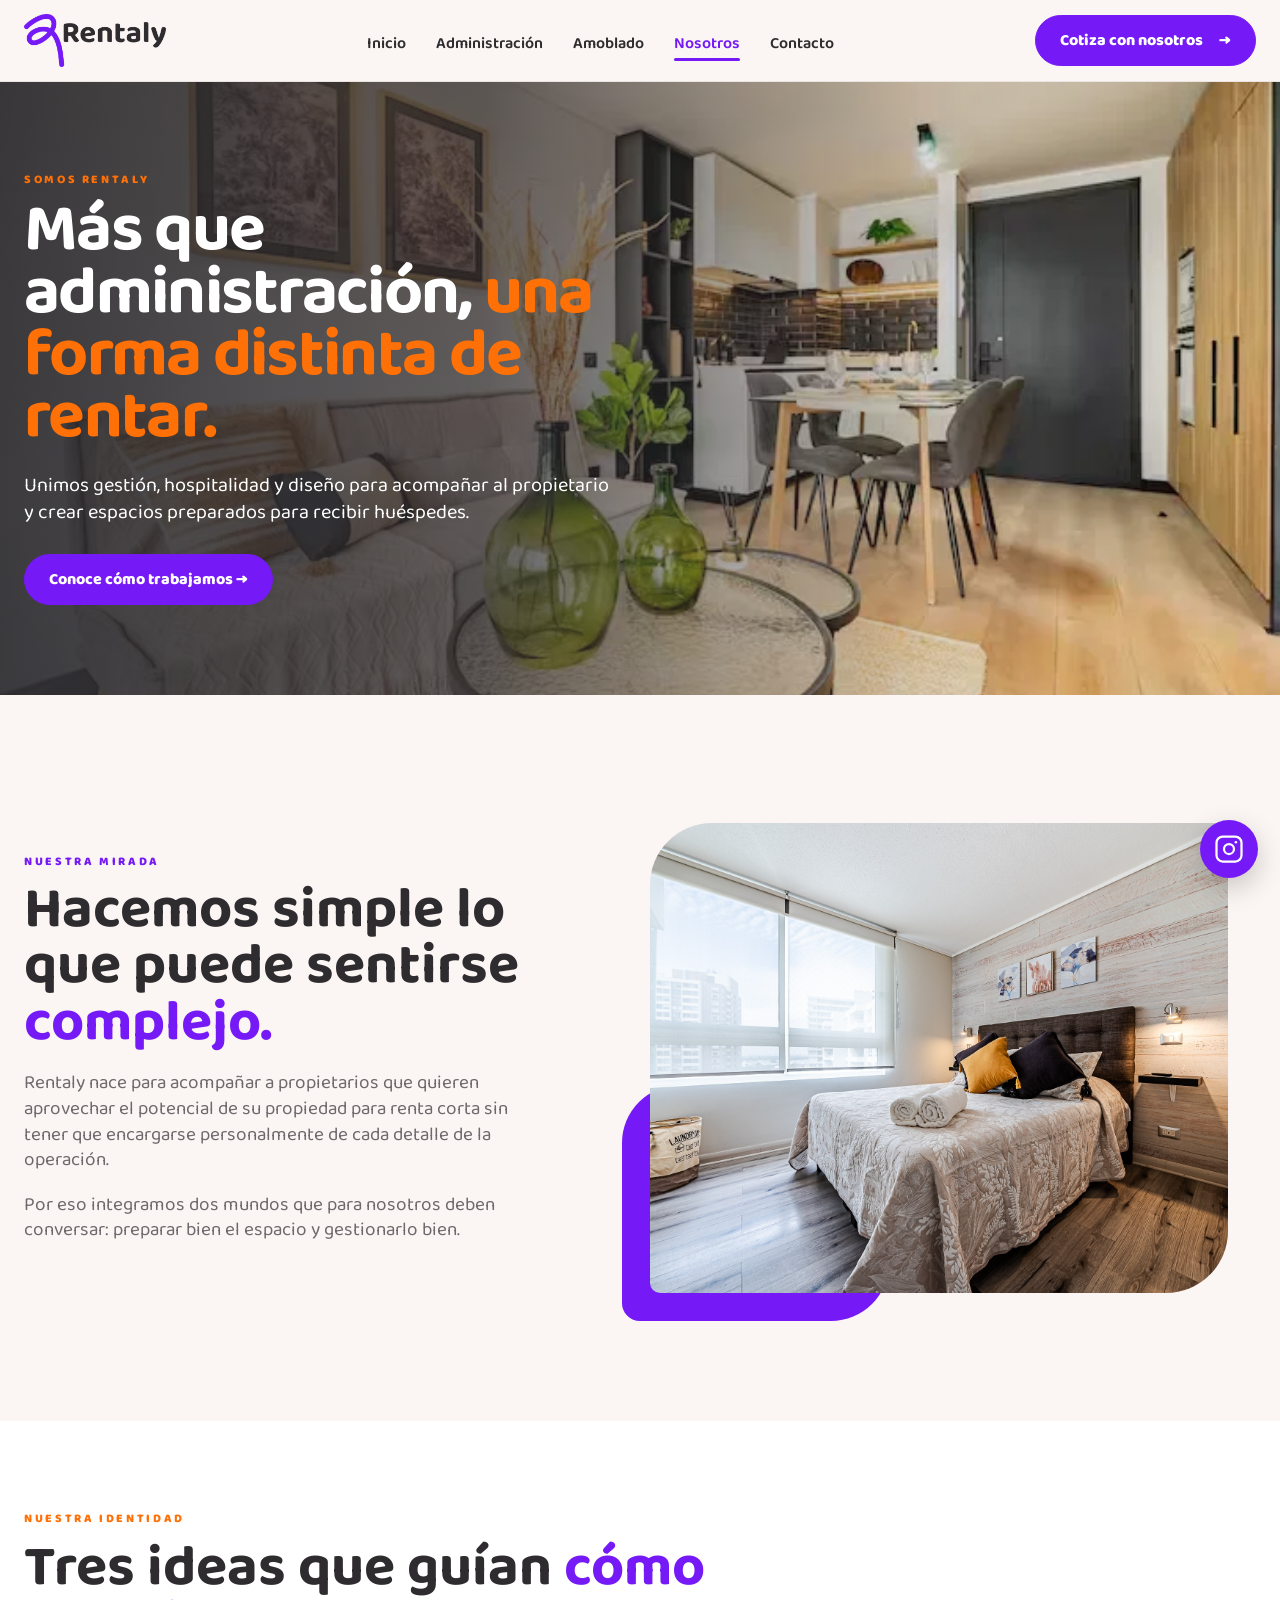
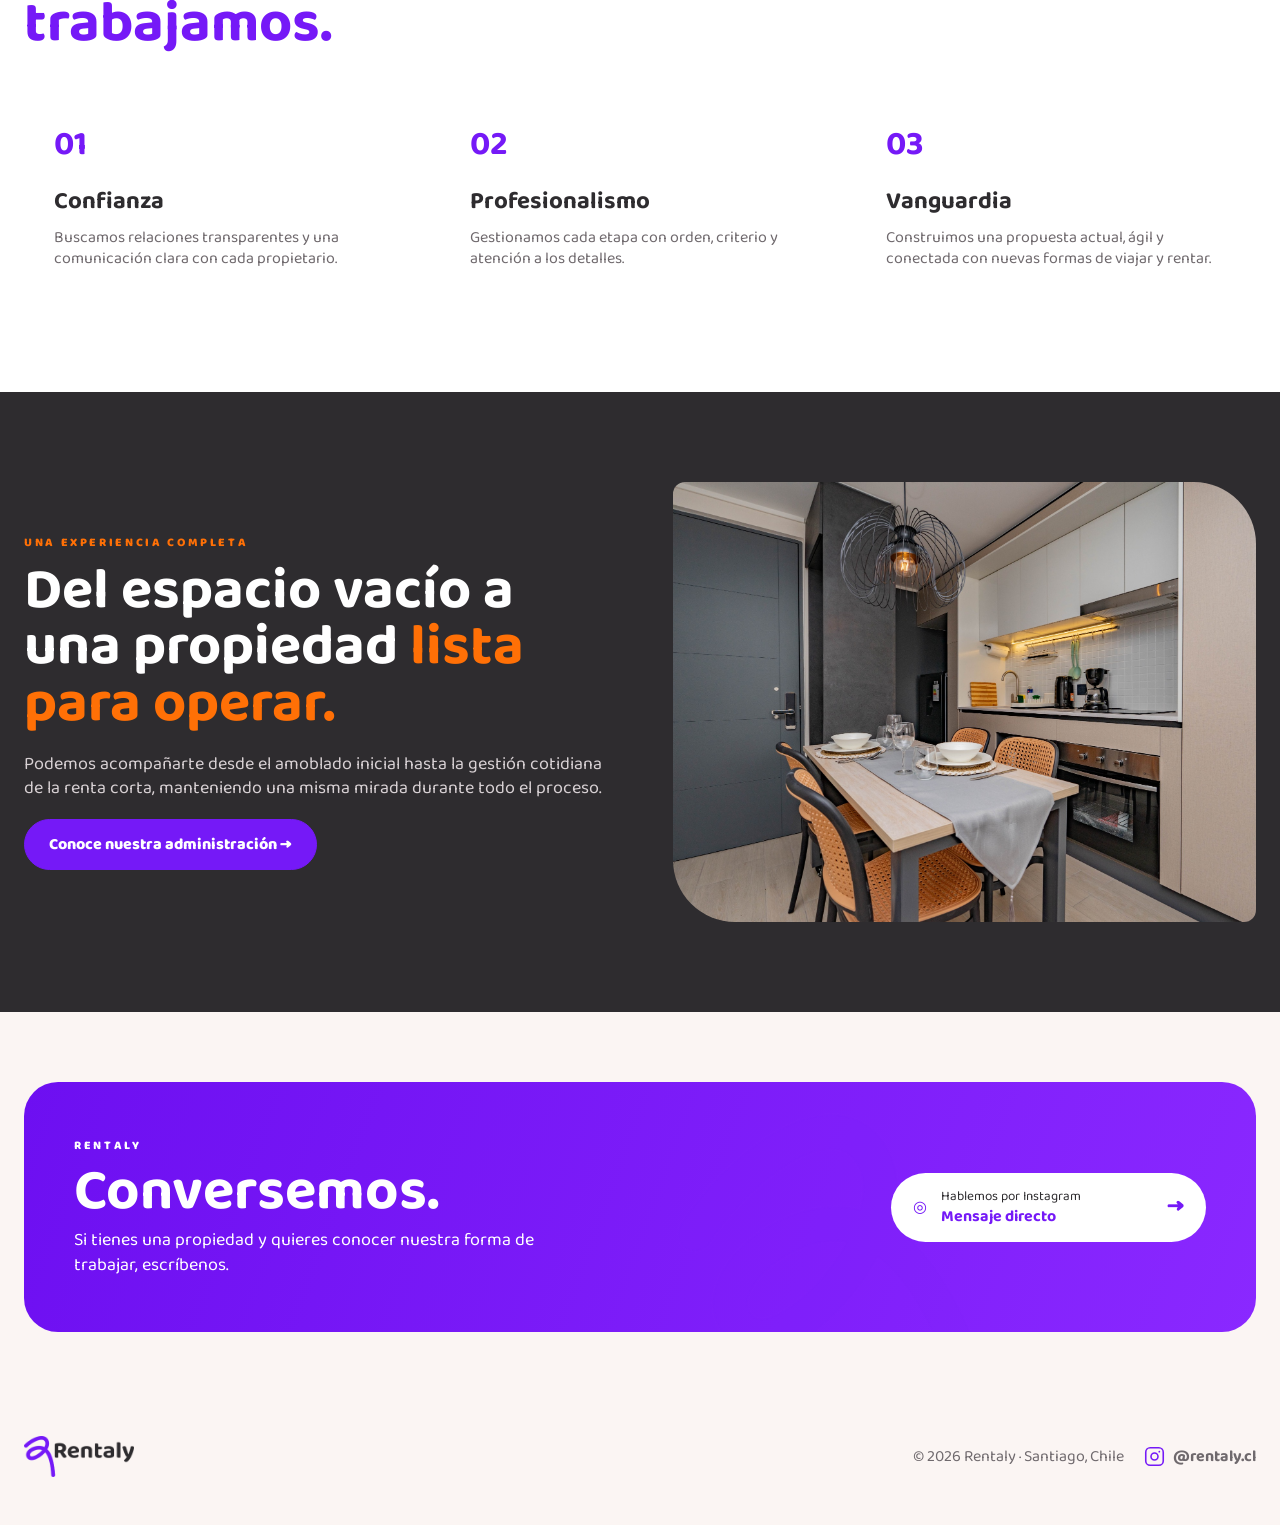
<file: nosotros.html>
<!doctype html><html lang="es"><head><meta charset="utf-8"><meta name="viewport" content="width=device-width,initial-scale=1"><title>Nosotros | Rentaly</title><meta name="description" content="Conoce Rentaly, administración y amoblado para renta corta."><link rel="stylesheet" href="styles.css"></head><body>
<header class="header"><div class="shell nav"><a href="index.html" class="logo"><img src="assets/logo-rentaly.png" alt="Rentaly"></a><nav id="menu"><a href="index.html">Inicio</a><a href="administracion.html">Administración</a><a href="amoblado.html">Amoblado</a><a class="active" href="nosotros.html">Nosotros</a><a href="contacto.html">Contacto</a></nav><a class="btn nav-cta" href="https://www.instagram.com/rentaly.cl/" target="_blank" rel="noopener noreferrer">Cotiza con nosotros <span>→</span></a><button class="menu-btn" aria-label="Abrir menú" aria-expanded="false">☰</button></div></header>
<main><section class="page-hero"><img class="page-hero-photo" src="assets/hero.jpg" alt="Espacio Rentaly"><div class="page-hero-overlay"></div><div class="shell page-hero-inner"><div class="page-hero-copy"><span class="kicker orange-text">SOMOS RENTALY</span><h1>Más que administración, <em>una forma distinta de rentar.</em></h1><p>Unimos gestión, hospitalidad y diseño para acompañar al propietario y crear espacios preparados para recibir huéspedes.</p><a class="btn" href="contacto.html">Conoce cómo trabajamos →</a></div></div></section>
<section class="intro shell"><div class="intro-copy"><span class="kicker">NUESTRA MIRADA</span><h2>Hacemos simple lo que puede sentirse <em>complejo.</em></h2><p>Rentaly nace para acompañar a propietarios que quieren aprovechar el potencial de su propiedad para renta corta sin tener que encargarse personalmente de cada detalle de la operación.</p><p>Por eso integramos dos mundos que para nosotros deben conversar: preparar bien el espacio y gestionarlo bien.</p></div><div class="editorial-photo"><img src="assets/bedroom-2.jpg" alt="Propiedad Rentaly"></div></section>
<section class="content-band"><div class="shell"><div class="content-head"><span class="kicker orange-text">NUESTRA IDENTIDAD</span><h2>Tres ideas que guían <em>cómo trabajamos.</em></h2></div><div class="values"><article class="value-card"><strong>01</strong><h3>Confianza</h3><p>Buscamos relaciones transparentes y una comunicación clara con cada propietario.</p></article><article class="value-card"><strong>02</strong><h3>Profesionalismo</h3><p>Gestionamos cada etapa con orden, criterio y atención a los detalles.</p></article><article class="value-card"><strong>03</strong><h3>Vanguardia</h3><p>Construimos una propuesta actual, ágil y conectada con nuevas formas de viajar y rentar.</p></article></div></div></section>
<section class="split-dark"><div class="shell split-dark-grid"><div><span class="kicker orange-text">UNA EXPERIENCIA COMPLETA</span><h2>Del espacio vacío a una propiedad <em>lista para operar.</em></h2><p>Podemos acompañarte desde el amoblado inicial hasta la gestión cotidiana de la renta corta, manteniendo una misma mirada durante todo el proceso.</p><a class="btn" href="administracion.html">Conoce nuestra administración →</a></div><img src="assets/kitchen.jpg" alt="Cocina Rentaly"></div></section>
<section class="cta shell"><div><span class="kicker">RENTALY</span><h2>Conversemos.</h2><p>Si tienes una propiedad y quieres conocer nuestra forma de trabajar, escríbenos.</p></div><a class="cta-contact" href="https://www.instagram.com/rentaly.cl/" target="_blank" rel="noopener noreferrer"><span class="ig-inline-icon">◎</span><span><small>Hablemos por Instagram</small><strong>Mensaje directo</strong></span><b>→</b></a><img class="cta-mark" src="assets/isotipo-rentaly.png" alt=""></section></main>
<footer><div class="shell footer"><img src="assets/logo-rentaly.png" alt="Rentaly"><div class="footer-meta"><span>© 2026 Rentaly · Santiago, Chile</span><a class="instagram-footer" href="https://www.instagram.com/rentaly.cl/" target="_blank" rel="noopener noreferrer" aria-label="Visitar Instagram de Rentaly"><svg aria-hidden="true" viewBox="0 0 24 24" fill="none" stroke="currentColor" stroke-width="1.8" stroke-linecap="round" stroke-linejoin="round"><rect x="2" y="2" width="20" height="20" rx="5"/><circle cx="12" cy="12" r="4"/><circle cx="17.5" cy="6.5" r="1" fill="currentColor" stroke="none"/></svg><span>@rentaly.cl</span></a></div></div></footer><a class="floating-ig" href="https://www.instagram.com/rentaly.cl/" aria-label="Escribir a Rentaly por Instagram"><svg aria-hidden="true" viewBox="0 0 24 24" fill="none" stroke="currentColor" stroke-width="1.8" stroke-linecap="round" stroke-linejoin="round"><rect x="2" y="2" width="20" height="20" rx="5"/><circle cx="12" cy="12" r="4"/><circle cx="17.5" cy="6.5" r="1" fill="currentColor" stroke="none"/></svg></a><script src="script.js"></script></body></html>
</file>
<file: styles.css>
@import url('https://fonts.googleapis.com/css2?family=Baloo+2:wght@400;500;600;700;800&display=swap');
:root{--violet:#7519F7;--orange:#FF7006;--ink:#2E2C2F;--cream:#FBF5F3;--white:#fff;--muted:#6f696d}*{box-sizing:border-box}html{scroll-behavior:smooth}body{margin:0;background:var(--cream);color:var(--ink);font-family:'Baloo 2',sans-serif;line-height:1.35}img{display:block;max-width:100%}a{text-decoration:none;color:inherit;cursor:pointer}.shell{width:min(1240px,calc(100% - 48px));margin-inline:auto}.header{height:82px;background:rgba(251,245,243,.97);position:sticky;top:0;z-index:50;border-bottom:1px solid rgba(46,44,47,.08);backdrop-filter:blur(10px)}.nav{height:100%;display:flex;align-items:center;gap:28px}.logo{width:142px;display:flex;align-items:center}.logo img{width:100%;height:54px;object-fit:contain}.nav nav{display:flex;gap:30px;margin:auto;font-weight:600}.nav nav a{padding:28px 0 22px;position:relative}.nav nav a.active,.nav nav a:hover{color:var(--violet)}.nav nav a.active:after{content:"";position:absolute;left:0;right:0;bottom:15px;height:3px;background:var(--violet);border-radius:3px}.btn{display:inline-flex;align-items:center;justify-content:center;gap:16px;border-radius:999px;background:var(--violet);color:#fff;padding:14px 24px;font-weight:800;border:1.5px solid var(--violet);transition:.2s}.btn:hover{transform:translateY(-2px)}.nav-cta{white-space:nowrap}.menu-btn{display:none;border:0;background:none;font-size:28px;color:var(--ink)}.hero{height:min(700px,calc(100vh - 82px));min-height:600px;position:relative;overflow:hidden}.hero-photo{position:absolute;inset:0;width:100%;height:100%;object-fit:cover;object-position:center}.hero-overlay{position:absolute;inset:0;background:linear-gradient(90deg,rgba(46,44,47,.88) 0%,rgba(46,44,47,.72) 29%,rgba(46,44,47,.18) 57%,rgba(46,44,47,0) 78%)}.hero-inner{height:100%;display:flex;align-items:center;position:relative;z-index:2}.hero-copy{width:600px;color:#fff}.kicker{font-size:12px;letter-spacing:.22em;font-weight:800;color:var(--violet);display:block;margin-bottom:12px}.hero .kicker{color:var(--orange)}.hero h1{font-size:clamp(48px,5vw,72px);line-height:.91;margin:0 0 20px;font-weight:800;letter-spacing:-.025em}.hero h1 strong{color:var(--orange)}.hero p{font-size:19px;max-width:540px;margin:0 0 26px}.hero-actions{display:flex;gap:12px;flex-wrap:wrap}.ghost{background:rgba(46,44,47,.25);border-color:#fff}.hero-mark{position:absolute;right:-45px;bottom:-100px;width:320px;opacity:.13;transform:rotate(-10deg)}.services{display:grid;grid-template-columns:1fr 1fr;gap:18px;margin-top:-40px;position:relative;z-index:4}.service{height:300px;border-radius:30px;overflow:hidden;display:grid;grid-template-columns:1fr 44%;box-shadow:0 18px 50px rgba(46,44,47,.12)}.service>div{padding:34px}.service.dark{background:var(--ink);color:#fff}.service.light{background:#fff}.service img{width:100%;height:100%;object-fit:cover}.service-no{font-size:13px;font-weight:800;color:var(--violet)}.service-no.orange{color:var(--orange)}.service h2{font-size:32px;line-height:1;margin:18px 0 12px}.service p{font-size:16px;margin:0 0 20px;color:inherit;opacity:.78}.service b{color:var(--violet)}.dark b{color:#fff}.statement{padding:115px 0 100px;display:grid;grid-template-columns:.85fr 1.15fr;gap:80px;align-items:center}.orange-text{color:var(--orange)}.statement h2,.process h2,.gallery-head h2{font-size:clamp(44px,4.5vw,62px);line-height:.98;margin:0 0 20px}.statement h2 em,.process h2 em,.gallery-head h2 em{font-style:normal;color:var(--violet)}.statement-copy p{font-size:20px;color:var(--muted);max-width:510px}.statement-photo{position:relative;padding:35px 45px 35px 35px}.statement-photo img{height:470px;width:100%;object-fit:cover;border-radius:70px 10px 70px 10px;position:relative;z-index:2}.shape{position:absolute;z-index:1}.shape.purple{width:210px;height:230px;background:var(--violet);left:0;bottom:0;border-radius:70px 20px 70px 20px}.shape.orange{width:160px;height:180px;background:var(--orange);right:0;top:75px;border-radius:20px 60px 20px 60px}.process{background:#fff;padding:90px 0}.process-head{text-align:center;margin-bottom:45px}.steps{display:grid;grid-template-columns:repeat(5,1fr);gap:14px}.steps article{padding:25px 20px;border-top:3px solid var(--violet);background:var(--cream);border-radius:0 0 22px 22px}.steps article:nth-child(even){border-color:var(--orange)}.steps span{font-weight:800;color:var(--violet)}.steps h3{font-size:20px;line-height:1.05;margin:18px 0 8px}.steps p{margin:0;color:var(--muted);font-size:15px}.gallery-section{background:var(--ink);color:#fff;padding:95px 0}.gallery-head{display:flex;justify-content:space-between;align-items:end;gap:40px;margin-bottom:35px}.gallery-head p{color:#d6cfd2;font-size:18px}.gallery{display:grid;grid-template-columns:1.2fr .8fr .8fr;gap:14px;height:410px}.gallery img{width:100%;height:100%;object-fit:cover;border-radius:24px}.cta{margin-top:70px;margin-bottom:70px;min-height:250px;border-radius:34px;background:linear-gradient(110deg,#6d0ff1,#8a28ff);color:#fff;padding:45px 50px;display:flex;align-items:center;justify-content:space-between;gap:40px;position:relative;overflow:hidden}.cta .kicker{color:#fff}.cta h2{font-size:58px;line-height:.9;margin:0 0 10px}.cta p{font-size:18px;margin:0;max-width:520px}.cta-contact{background:#fff;color:var(--ink);border-radius:999px;padding:15px 22px;display:flex;align-items:center;gap:14px;min-width:315px;position:relative;z-index:2}.cta-contact small,.cta-contact strong{display:block}.cta-contact strong{color:var(--violet)}.cta-contact b{margin-left:auto;color:var(--violet);font-size:24px}.wa-icon{color:#25D366;font-size:26px}.cta-mark{position:absolute;width:280px;right:280px;bottom:-160px;opacity:.12;transform:rotate(-12deg)}footer{padding:30px 0 45px}.footer{display:flex;align-items:center;justify-content:space-between;color:var(--muted)}.footer img{width:110px;height:48px;object-fit:contain}.floating-wa{position:fixed;right:22px;bottom:22px;width:56px;height:56px;border-radius:50%;background:#25D366;color:#fff;display:grid;place-items:center;font-size:25px;z-index:60;box-shadow:0 10px 28px #0003}
@media(max-width:1020px){.nav nav{gap:18px}.nav-cta{display:none}.hero{height:650px}.services{grid-template-columns:1fr}.statement{grid-template-columns:1fr;gap:35px}.statement-copy{max-width:700px}.steps{grid-template-columns:repeat(3,1fr)}.gallery{grid-template-columns:1fr 1fr;height:auto}.gallery img{height:300px}.gallery .g1{grid-column:1/-1;height:390px}.cta{align-items:flex-start;flex-direction:column}.cta-mark{right:-40px}}
@media(max-width:760px){.shell{width:min(100% - 32px,1240px)}.header{height:70px}.logo{width:118px}.logo img{height:46px}.menu-btn{display:block;margin-left:auto}.nav nav{position:absolute;left:0;right:0;top:70px;background:var(--cream);display:none;flex-direction:column;gap:0;padding:10px 16px 20px;border-bottom:1px solid #e8deda}.nav nav.open{display:flex}.nav nav a{padding:14px 10px}.nav nav a.active:after{display:none}.hero{height:auto;min-height:0;padding-top:0;background:var(--ink)}.hero-photo{position:relative;height:360px;object-position:center;order:1}.hero-overlay{display:none}.hero-inner{height:auto;background:var(--ink);padding-top:34px;padding-bottom:45px}.hero-copy{width:100%}.hero h1{font-size:46px}.hero p{font-size:17px}.hero-actions{flex-direction:column;align-items:stretch}.hero-actions .btn{width:100%}.hero-mark{width:190px;right:-45px;bottom:10px}.services{margin-top:18px}.service{height:auto;min-height:260px;grid-template-columns:1fr 38%}.service>div{padding:26px}.service h2{font-size:28px}.statement{padding:80px 0 70px}.statement-photo{padding:22px}.statement-photo img{height:360px;border-radius:48px 8px}.shape.purple{width:140px;height:160px}.shape.orange{width:110px;height:130px}.process{padding:70px 0}.steps{grid-template-columns:1fr 1fr}.gallery-head{flex-direction:column;align-items:flex-start}.gallery{grid-template-columns:1fr}.gallery .g1,.gallery img{grid-column:auto;height:300px}.cta{margin-top:45px;margin-bottom:45px;padding:35px 28px}.cta h2{font-size:48px}.cta-contact{min-width:0;width:100%}.footer{flex-direction:column;gap:10px;align-items:flex-start}}
@media(max-width:480px){.hero-photo{height:300px}.hero h1{font-size:39px}.service{grid-template-columns:1fr}.service img{height:210px;order:-1}.statement h2,.process h2,.gallery-head h2{font-size:40px}.statement-photo img{height:300px}.steps{grid-template-columns:1fr}.cta h2{font-size:43px}.cta-contact{font-size:14px;padding:13px 16px}}

/* ===== Interior pages / shared responsive system ===== */
.page-hero{position:relative;min-height:560px;display:flex;align-items:center;overflow:hidden;background:var(--ink);color:#fff}.page-hero-photo{position:absolute;inset:0;width:100%;height:100%;object-fit:cover}.page-hero-overlay{position:absolute;inset:0;background:linear-gradient(90deg,rgba(46,44,47,.92) 0%,rgba(46,44,47,.74) 38%,rgba(46,44,47,.18) 72%,rgba(46,44,47,.05) 100%)}.page-hero-inner{position:relative;z-index:2;padding-block:90px}.page-hero-copy{max-width:680px}.page-hero h1{font-size:clamp(48px,5.3vw,74px);line-height:.92;letter-spacing:-.025em;margin:0 0 22px}.page-hero h1 em{font-style:normal;color:var(--orange)}.page-hero p{font-size:20px;max-width:590px;margin:0 0 28px}.intro{padding:100px 0;display:grid;grid-template-columns:.9fr 1.1fr;gap:80px;align-items:center}.intro.reverse{grid-template-columns:1.1fr .9fr}.intro-copy h2,.content-head h2,.faq-head h2{font-size:clamp(40px,4.5vw,60px);line-height:.98;margin:0 0 20px}.intro-copy h2 em,.content-head h2 em,.faq-head h2 em{font-style:normal;color:var(--violet)}.intro-copy>p{font-size:19px;color:var(--muted)}.editorial-photo{position:relative;padding:28px}.editorial-photo img{width:100%;height:470px;object-fit:cover;border-radius:62px 10px 62px 10px;position:relative;z-index:2}.editorial-photo:before{content:"";position:absolute;inset:auto auto 0 0;width:42%;height:45%;background:var(--violet);border-radius:58px 18px;z-index:1}.editorial-photo.orange:before{background:var(--orange)}.check-list{display:grid;gap:14px;margin-top:30px}.check{display:grid;grid-template-columns:38px 1fr;gap:13px;align-items:start}.check span{width:34px;height:34px;border-radius:50%;display:grid;place-items:center;background:#eee1ff;color:var(--violet);font-weight:800}.check b{display:block;font-size:18px}.check small{display:block;color:var(--muted);font-size:15px;margin-top:2px}.content-band{background:#fff;padding:90px 0}.content-head{max-width:760px;margin-bottom:40px}.feature-grid{display:grid;grid-template-columns:repeat(3,1fr);gap:16px}.feature-card{background:var(--cream);border-radius:24px;padding:28px;min-height:220px;border-top:4px solid var(--violet)}.feature-card:nth-child(even){border-color:var(--orange)}.feature-card .n{font-weight:800;color:var(--violet);font-size:14px}.feature-card h3{font-size:23px;line-height:1.05;margin:22px 0 10px}.feature-card p{color:var(--muted);margin:0}.split-dark{background:var(--ink);color:#fff;padding:90px 0}.split-dark-grid{display:grid;grid-template-columns:1fr 1fr;gap:65px;align-items:center}.split-dark h2{font-size:clamp(40px,4.5vw,60px);line-height:.98;margin:0 0 20px}.split-dark h2 em{font-style:normal;color:var(--orange)}.split-dark p{font-size:18px;color:#d8d1d4}.split-dark img{width:100%;height:440px;object-fit:cover;border-radius:12px 62px 12px 62px}.stats{display:grid;grid-template-columns:repeat(3,1fr);gap:12px;margin-top:30px}.stat{border:1px solid rgba(255,255,255,.18);border-radius:18px;padding:18px}.stat strong{font-size:26px;color:var(--orange);display:block}.stat span{font-size:14px;color:#ddd}.faq-section{padding:90px 0}.faq-head{max-width:700px;margin-bottom:35px}.faq{display:grid;gap:12px}.faq details{background:#fff;border-radius:18px;padding:20px 24px}.faq summary{font-size:18px;font-weight:700;cursor:pointer;list-style:none}.faq summary::-webkit-details-marker{display:none}.faq summary:after{content:"+";float:right;color:var(--violet);font-size:24px}.faq details[open] summary:after{content:"–"}.faq details p{color:var(--muted);margin:12px 0 0;max-width:850px}.before-after{display:grid;grid-template-columns:1fr 1fr;gap:18px;margin-top:36px}.ba{position:relative;overflow:hidden;border-radius:28px;background:#fff}.ba img{width:100%;height:390px;object-fit:cover}.ba span{position:absolute;left:18px;top:18px;background:#fff;border-radius:999px;padding:8px 14px;font-weight:800;color:var(--violet)}.values{display:grid;grid-template-columns:repeat(3,1fr);gap:16px;margin-top:38px}.value-card{background:#fff;border-radius:24px;padding:30px;min-height:210px}.value-card strong{font-size:34px;color:var(--violet)}.value-card h3{font-size:24px;margin:18px 0 8px}.value-card p{color:var(--muted);margin:0}.contact-layout{padding:100px 0;display:grid;grid-template-columns:1fr 1fr;gap:70px;align-items:center}.contact-layout h1{font-size:clamp(48px,5vw,70px);line-height:.94;margin:0 0 20px}.contact-layout h1 em{font-style:normal;color:var(--violet)}.contact-layout p{font-size:19px;color:var(--muted)}.whatsapp-card{background:var(--violet);color:#fff;border-radius:34px;padding:42px;position:relative;overflow:hidden}.whatsapp-card h2{font-size:42px;line-height:1;margin:0 0 12px}.whatsapp-card p{color:#fff;opacity:.88}.whatsapp-card .btn{background:#fff;color:var(--violet);border-color:#fff;margin-top:15px}.whatsapp-card img{position:absolute;width:220px;right:-65px;bottom:-95px;opacity:.11}.contact-note{margin-top:24px;font-size:15px;color:var(--muted)}
@media(max-width:1020px){.page-hero{min-height:520px}.intro,.intro.reverse{grid-template-columns:1fr;gap:38px}.intro.reverse .editorial-photo{order:2}.feature-grid{grid-template-columns:1fr 1fr}.split-dark-grid{grid-template-columns:1fr;gap:38px}.contact-layout{grid-template-columns:1fr;gap:40px}.values{grid-template-columns:1fr 1fr}}
@media(max-width:760px){.page-hero{min-height:0;display:block}.page-hero-photo{position:relative;height:330px;object-position:center}.page-hero-overlay{display:none}.page-hero-inner{padding-block:38px 48px}.page-hero-copy{max-width:none}.page-hero h1{font-size:45px}.page-hero p{font-size:17px}.intro{padding:72px 0}.editorial-photo{padding:18px}.editorial-photo img{height:360px;border-radius:45px 8px}.content-band,.split-dark,.faq-section{padding:70px 0}.feature-grid{grid-template-columns:1fr}.split-dark img{height:340px}.stats{grid-template-columns:1fr 1fr}.before-after{grid-template-columns:1fr}.ba img{height:320px}.values{grid-template-columns:1fr}.contact-layout{padding:72px 0}.whatsapp-card{padding:32px 26px}.whatsapp-card h2{font-size:36px}}
@media(max-width:480px){.page-hero-photo{height:285px}.page-hero h1{font-size:39px}.editorial-photo img{height:300px}.stats{grid-template-columns:1fr}.before-after .ba img{height:270px}.contact-layout h1{font-size:42px}}

/* Rentaly Instagram: contacto y footer, adaptable a móvil */
.footer-meta{display:flex;align-items:center;justify-content:flex-end;gap:20px;flex-wrap:wrap}
.instagram-footer{display:inline-flex;align-items:center;gap:8px;color:inherit;font-weight:700;text-decoration:none;white-space:nowrap}
.instagram-footer svg{width:21px;height:21px;flex:none;color:#7519F7}
.instagram-footer:hover,.instagram-footer:focus-visible{color:#7519F7}
.instagram-contact{display:grid;grid-template-columns:minmax(0,1fr) 180px;align-items:center;gap:32px;margin-top:24px;margin-bottom:76px;padding:38px 42px;border-radius:28px;background:#fff;box-shadow:0 12px 40px rgba(46,44,47,.06)}
.instagram-contact h2{margin:8px 0 12px}
.instagram-contact p{max-width:610px}
.instagram-dm-btn{display:inline-flex;align-items:center;gap:12px;max-width:100%;margin-top:12px}
.instagram-dm-btn svg{width:21px;height:21px;flex:none}
.instagram-contact-mark{display:grid;place-items:center;width:150px;height:150px;border-radius:40px;background:#f2e6ff;color:#7519F7}
.instagram-contact-mark svg{width:85px;height:85px}
@media(max-width:760px){.footer-meta{justify-content:center;gap:12px;text-align:center}.instagram-contact{grid-template-columns:1fr;padding:28px 22px;margin-bottom:48px}.instagram-contact-mark{display:none}.instagram-dm-btn{width:100%;justify-content:center}}
@media(max-width:420px){.footer-meta{flex-direction:column}.instagram-contact h2{font-size:clamp(30px,9vw,42px)}}

/* V5: Instagram as the main contact channel across all screen sizes */
.floating-ig{position:fixed;right:22px;bottom:22px;width:58px;height:58px;border-radius:50%;background:var(--violet);color:#fff;display:grid;place-items:center;z-index:65;box-shadow:0 10px 28px #0003;transition:transform .2s}
.floating-ig:hover{transform:translateY(-3px)}.floating-ig svg{width:30px;height:30px}
.ig-inline-icon{color:var(--violet);display:inline-flex;align-items:center}.ig-copy-notice{position:fixed;z-index:100;left:50%;bottom:94px;transform:translate(-50%,12px);background:var(--ink);color:#fff;padding:14px 20px;border-radius:16px;box-shadow:0 12px 32px #0003;font-size:15px;max-width:min(440px,calc(100% - 32px));text-align:center;opacity:0;pointer-events:none;transition:.2s}.ig-copy-notice.visible{opacity:1;transform:translate(-50%,0)}
.instagram-dm-btn svg{width:22px;height:22px;flex-shrink:0}
@media(max-width:760px){.floating-ig{right:16px;bottom:16px;width:54px;height:54px}.ig-copy-notice{bottom:82px}}
</file>
